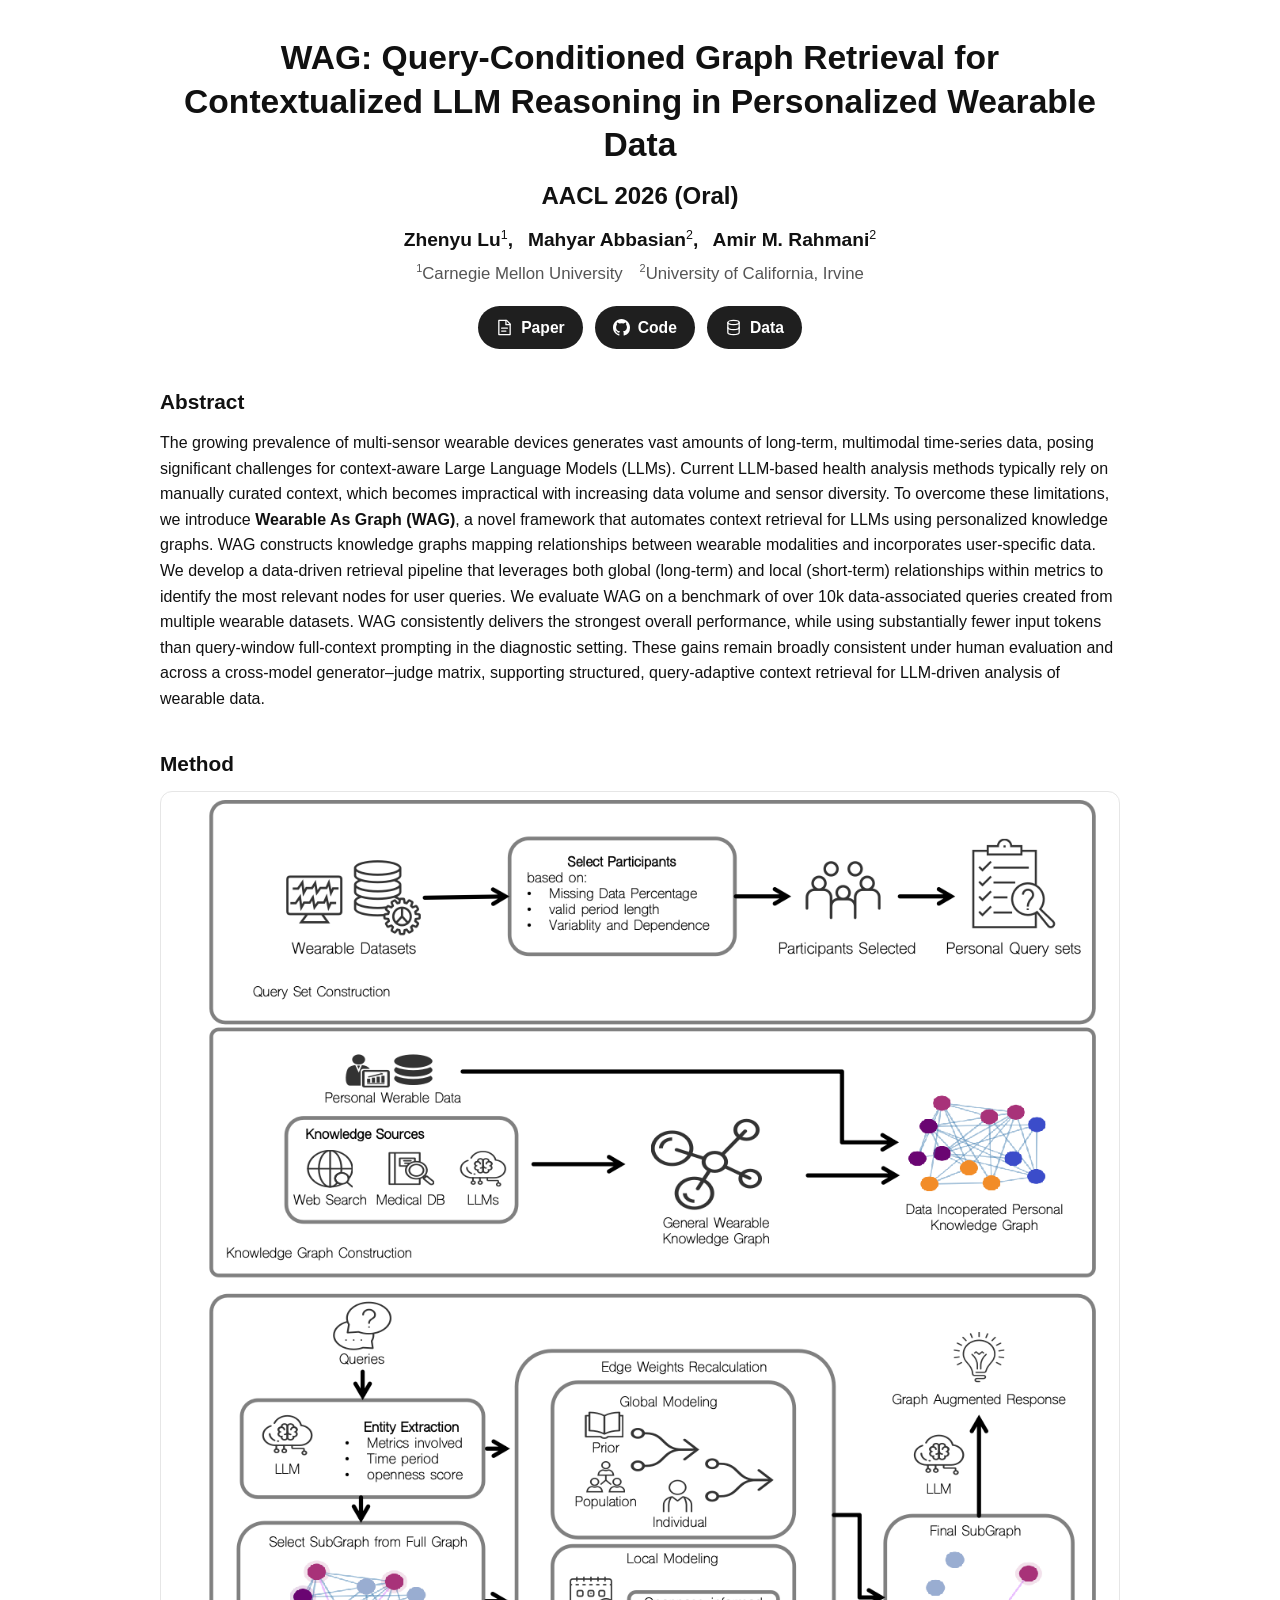
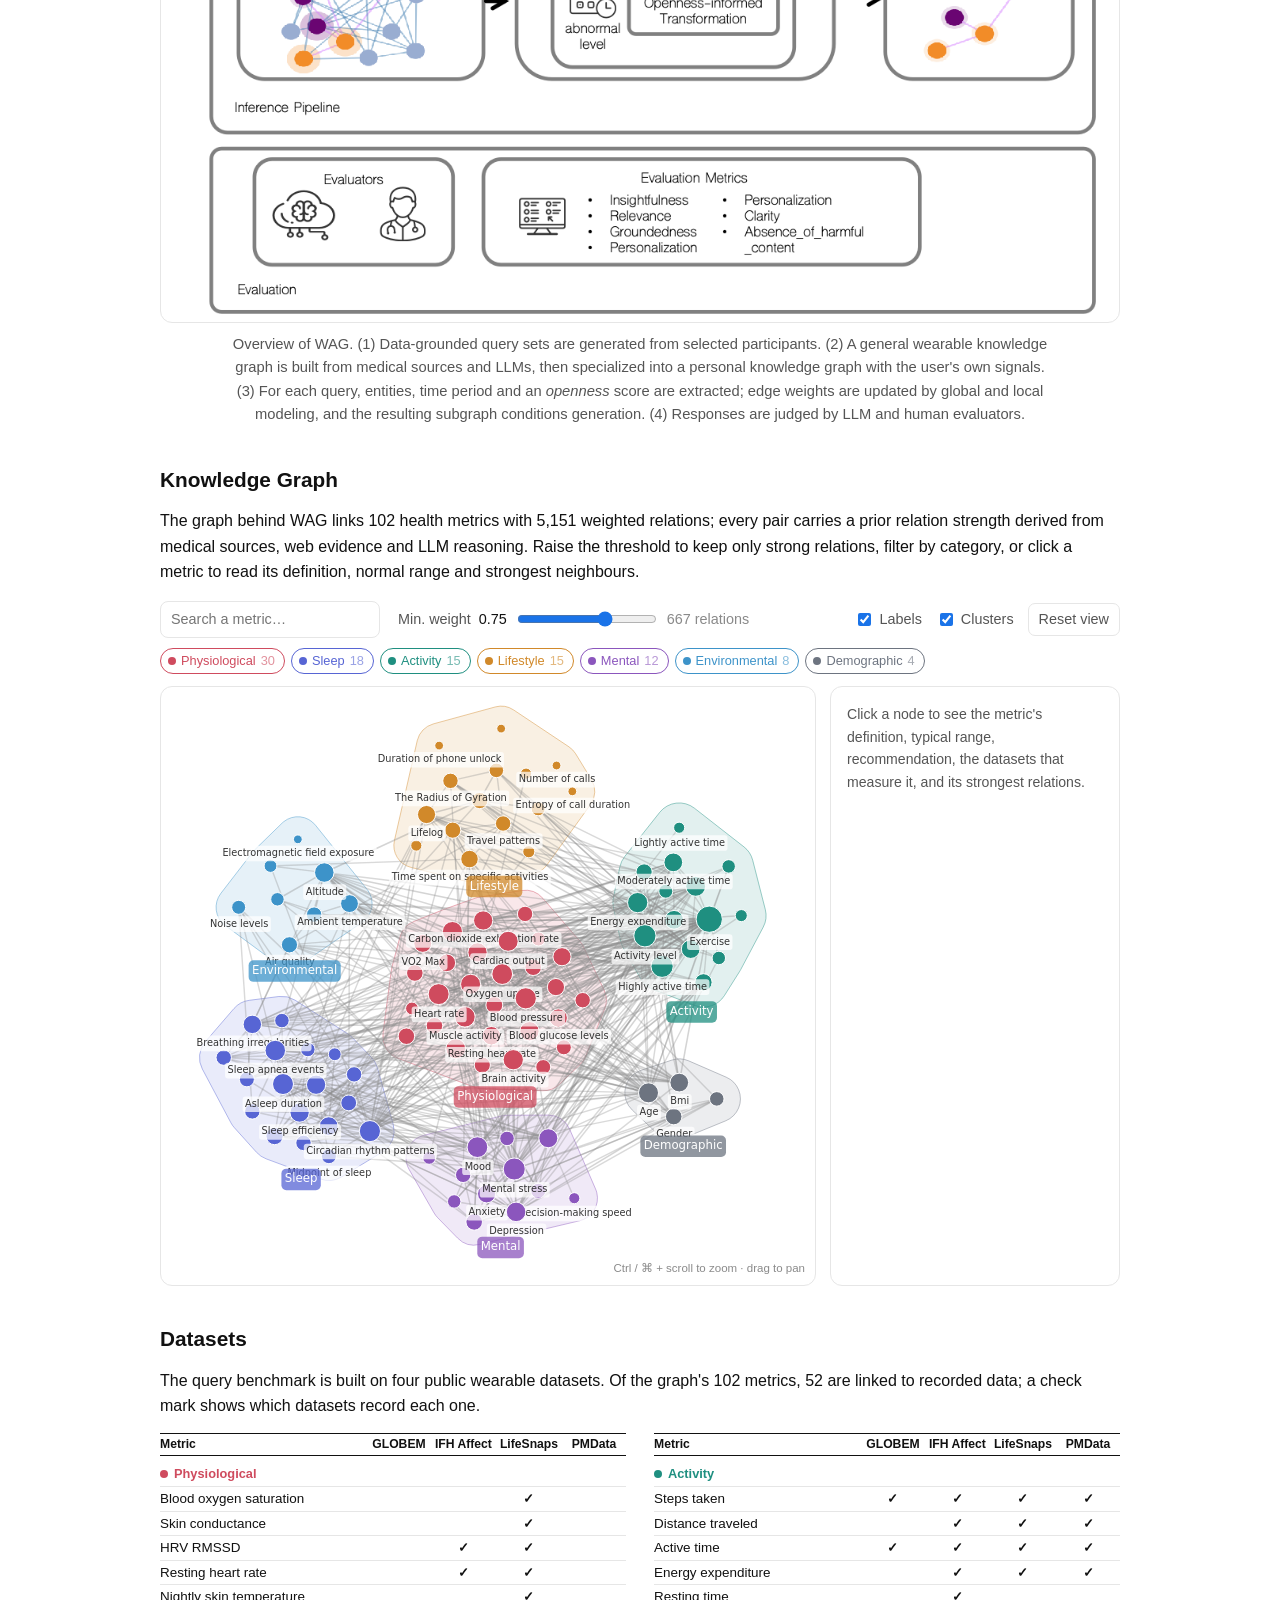
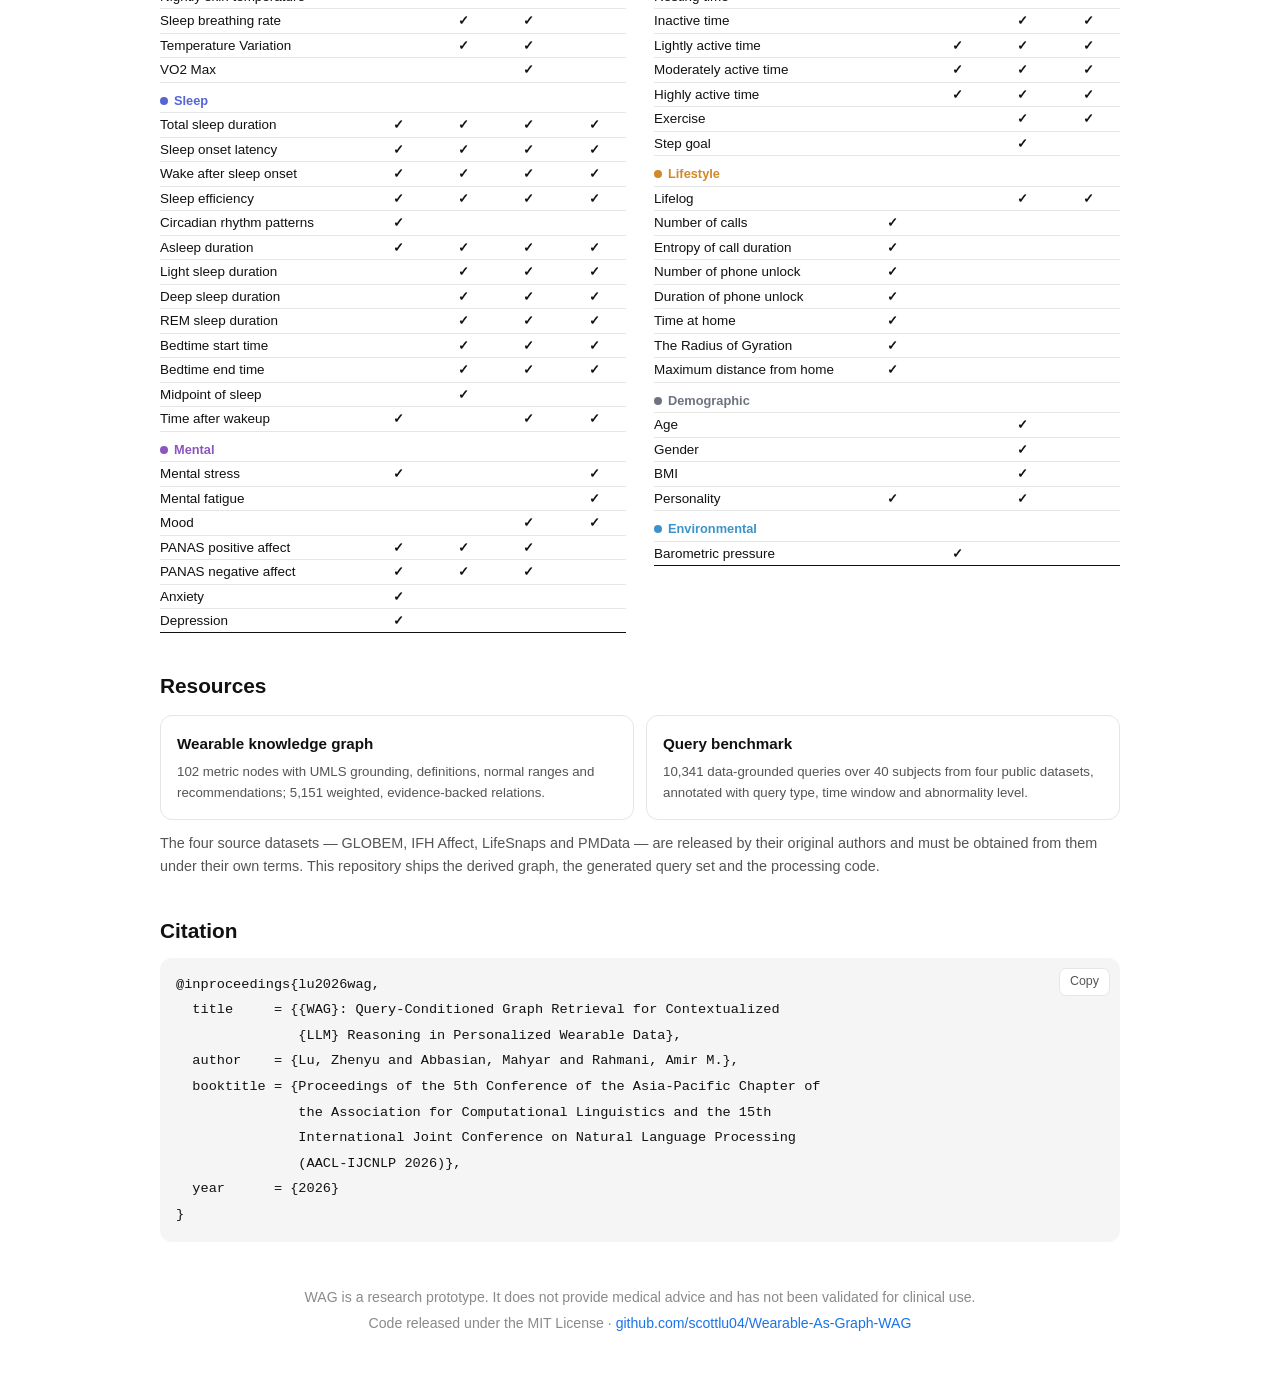
<file: docs/index.html>
<!DOCTYPE html>
<html lang="en">
<head>
<meta charset="utf-8">
<meta name="viewport" content="width=device-width, initial-scale=1">
<title>WAG: Query-Conditioned Graph Retrieval for Contextualized LLM Reasoning in Personalized Wearable Data</title>
<meta name="description" content="WAG (Wearable As Graph) builds a personalized wearable knowledge graph and retrieves a query-conditioned subgraph as context for LLM reasoning over longitudinal health data. AACL 2026 (Oral).">
<meta property="og:title" content="WAG — Wearable As Graph">
<meta property="og:description" content="WAG: Query-Conditioned Graph Retrieval for Contextualized LLM Reasoning in Personalized Wearable Data. AACL 2026 (Oral).">
<meta property="og:type" content="website">
<meta property="og:image" content="assets/framework.png">
<link rel="icon" href="data:image/svg+xml,<svg xmlns='http://www.w3.org/2000/svg' viewBox='0 0 32 32'><circle cx='8' cy='9' r='4' fill='%23d1495b'/><circle cx='24' cy='13' r='3' fill='%232a9d8f'/><circle cx='14' cy='24' r='3.5' fill='%235b6cd8'/><g stroke='%23888' stroke-width='1.5'><line x1='8' y1='9' x2='24' y2='13'/><line x1='8' y1='9' x2='14' y2='24'/><line x1='24' y1='13' x2='14' y2='24'/></g></svg>">
<link rel="stylesheet" href="style.css">
</head>
<body>
<div class="container">

<header class="hero">
  <h1>WAG: Query-Conditioned Graph Retrieval for Contextualized LLM Reasoning in Personalized Wearable Data</h1>
  <p class="venue">AACL 2026 (Oral)</p>
  <p class="authors">
    <a href="https://github.com/scottlu04">Zhenyu Lu</a><sup>1</sup>,&ensp;
    <span>Mahyar Abbasian</span><sup>2</sup>,&ensp;
    <span>Amir M. Rahmani</span><sup>2</sup>
  </p>
  <p class="affil"><sup>1</sup>Carnegie Mellon University&emsp;<sup>2</sup>University of California, Irvine</p>

  <nav class="linkrow" aria-label="Project links">
    <a class="pill" href="https://arxiv.org/abs/2605.18763">
      <svg viewBox="0 0 24 24" aria-hidden="true"><path d="M6 2h9l5 5v15H4V2z"/><path d="M14 2v6h6M8 13h8M8 17h6"/></svg>
      Paper
    </a>
    <a class="pill" href="https://github.com/scottlu04/Wearable-As-Graph-WAG">
      <svg viewBox="0 0 16 16" aria-hidden="true" class="solid"><path d="M8 0C3.58 0 0 3.58 0 8c0 3.54 2.29 6.53 5.47 7.59.4.07.55-.17.55-.38v-1.34c-2.23.48-2.7-1.07-2.7-1.07-.36-.92-.89-1.17-.89-1.17-.73-.5.06-.49.06-.49.8.06 1.23.83 1.23.83.72 1.22 1.87.87 2.33.66.07-.52.28-.87.51-1.07-1.78-.2-3.64-.89-3.64-3.95 0-.87.31-1.59.82-2.15-.08-.2-.36-1.02.08-2.12 0 0 .67-.21 2.2.82a7.6 7.6 0 0 1 4 0c1.53-1.04 2.2-.82 2.2-.82.44 1.1.16 1.92.08 2.12.51.56.82 1.27.82 2.15 0 3.07-1.87 3.75-3.65 3.95.29.25.54.73.54 1.48v2.2c0 .21.15.46.55.38A8 8 0 0 0 16 8c0-4.42-3.58-8-8-8Z"/></svg>
      Code
    </a>
    <a class="pill" href="https://github.com/scottlu04/Wearable-As-Graph-WAG/tree/main/resources">
      <svg viewBox="0 0 24 24" aria-hidden="true"><ellipse cx="12" cy="5" rx="8" ry="3"/><path d="M4 5v14c0 1.7 3.6 3 8 3s8-1.3 8-3V5"/><path d="M4 12c0 1.7 3.6 3 8 3s8-1.3 8-3"/></svg>
      Data
    </a>
  </nav>
</header>

<section>
  <h2>Abstract</h2>
  <p>
    The growing prevalence of multi-sensor wearable devices generates vast amounts of long-term,
    multimodal time-series data, posing significant challenges for context-aware Large Language
    Models (LLMs). Current LLM-based health analysis methods typically rely on manually curated
    context, which becomes impractical with increasing data volume and sensor diversity. To
    overcome these limitations, we introduce <b>Wearable As Graph (WAG)</b>, a novel
    framework that automates context retrieval for LLMs using personalized knowledge graphs. WAG
    constructs knowledge graphs mapping relationships between wearable modalities and incorporates
    user-specific data. We develop a data-driven retrieval pipeline that leverages both global
    (long-term) and local (short-term) relationships within metrics to identify the most relevant
    nodes for user queries. We evaluate WAG on a benchmark of over 10k data-associated queries
    created from multiple wearable datasets. WAG consistently delivers the strongest overall
    performance, while using substantially fewer input tokens than query-window full-context
    prompting in the diagnostic setting. These gains remain broadly consistent under human
    evaluation and across a cross-model generator&ndash;judge matrix, supporting structured,
    query-adaptive context retrieval for LLM-driven analysis of wearable data.
  </p>
</section>

<section>
  <h2>Method</h2>
  <img class="figure" src="assets/framework.png" alt="Overview of the WAG framework: query set construction, knowledge graph construction, query-conditioned retrieval and augmented generation, and evaluation.">
  <p class="caption">
    Overview of WAG. (1) Data-grounded query sets are generated from selected participants.
    (2) A general wearable knowledge graph is built from medical sources and LLMs, then specialized
    into a personal knowledge graph with the user's own signals. (3) For each query, entities, time
    period and an <i>openness</i> score are extracted; edge weights are updated by global and local
    modeling, and the resulting subgraph conditions generation. (4) Responses are judged by LLM and
    human evaluators.
  </p>
</section>

<section>
  <h2>Knowledge Graph</h2>
  <p>
    The graph behind WAG links 102 health metrics with 5,151 weighted relations; every pair carries a
    prior relation strength derived from medical sources, web evidence and LLM reasoning. Raise the
    threshold to keep only strong relations, filter by category, or click a metric to read its
    definition, normal range and strongest neighbours.
  </p>

  <div class="toolbar">
    <input id="search" type="search" placeholder="Search a metric…" autocomplete="off" aria-label="Search a metric">
    <label class="range" for="threshold">
      Min. weight <output id="threshold-val">0.75</output>
      <input id="threshold" type="range" min="0.3" max="1" step="0.01" value="0.75">
      <span class="hint"><span id="edge-count">–</span> relations</span>
    </label>
    <span class="toggles">
      <label class="check"><input type="checkbox" id="labels" checked> Labels</label>
      <label class="check"><input type="checkbox" id="hulls" checked> Clusters</label>
      <button id="reset" class="mini">Reset view</button>
    </span>
  </div>
  <div id="type-filters" class="chips" aria-label="Categories"></div>

  <div class="explorer">
    <div class="canvas-wrap">
      <svg id="graph" role="img" viewBox="0 0 590 620" aria-label="Wearable knowledge graph: 102 health metrics linked by weighted relations">
<!-- generated by docs/build.py; app.js replaces this with the interactive graph -->
<g id="static-graph">
<g class="links" stroke="#7a7f88">
<line x1="250.1" y1="329.3" x2="267.6" y2="385.2" stroke-width="1" stroke-opacity="0.31"/>
<line x1="250.1" y1="329.3" x2="339.3" y2="333.6" stroke-width="1" stroke-opacity="0.27"/>
<line x1="250.1" y1="329.3" x2="321.3" y2="275.2" stroke-width="1" stroke-opacity="0.31"/>
<line x1="250.1" y1="329.3" x2="315.2" y2="308.8" stroke-width="1" stroke-opacity="0.27"/>
<line x1="250.1" y1="329.3" x2="282.8" y2="319.2" stroke-width="1" stroke-opacity="0.31"/>
<line x1="250.1" y1="329.3" x2="277.0" y2="352.6" stroke-width="1" stroke-opacity="0.27"/>
<line x1="250.1" y1="329.3" x2="258.5" y2="297.3" stroke-width="1" stroke-opacity="0.27"/>
<line x1="250.1" y1="329.3" x2="289.9" y2="286.6" stroke-width="1" stroke-opacity="0.27"/>
<line x1="250.1" y1="329.3" x2="137.5" y2="464.5" stroke-width="1" stroke-opacity="0.27"/>
<line x1="250.1" y1="329.3" x2="59.3" y2="360.3" stroke-width="1" stroke-opacity="0.27"/>
<line x1="250.1" y1="329.3" x2="179.7" y2="469.6" stroke-width="1" stroke-opacity="0.27"/>
<line x1="250.1" y1="329.3" x2="513.3" y2="219.0" stroke-width="1" stroke-opacity="0.27"/>
<line x1="250.1" y1="329.3" x2="453.9" y2="235.6" stroke-width="1" stroke-opacity="0.31"/>
<line x1="250.1" y1="329.3" x2="461.3" y2="269.6" stroke-width="1" stroke-opacity="0.27"/>
<line x1="250.1" y1="329.3" x2="327.5" y2="508.4" stroke-width="1" stroke-opacity="0.27"/>
<line x1="250.1" y1="329.3" x2="97.3" y2="278.8" stroke-width="1" stroke-opacity="0.27"/>
<line x1="250.1" y1="329.3" x2="133.0" y2="204.8" stroke-width="1" stroke-opacity="0.31"/>
<line x1="250.1" y1="329.3" x2="281.7" y2="191.0" stroke-width="1" stroke-opacity="0.27"/>
<line x1="267.6" y1="385.2" x2="339.3" y2="333.6" stroke-width="1" stroke-opacity="0.27"/>
<line x1="267.6" y1="385.2" x2="264.2" y2="265.2" stroke-width="1" stroke-opacity="0.27"/>
<line x1="267.6" y1="385.2" x2="315.2" y2="308.8" stroke-width="1" stroke-opacity="0.27"/>
<line x1="267.6" y1="385.2" x2="282.8" y2="319.2" stroke-width="1" stroke-opacity="0.31"/>
<line x1="267.6" y1="385.2" x2="326.5" y2="396.5" stroke-width="1" stroke-opacity="0.27"/>
<line x1="267.6" y1="385.2" x2="137.5" y2="464.5" stroke-width="1" stroke-opacity="0.27"/>
<line x1="267.6" y1="385.2" x2="107.7" y2="450.6" stroke-width="1" stroke-opacity="0.27"/>
<line x1="267.6" y1="385.2" x2="59.3" y2="360.3" stroke-width="1" stroke-opacity="0.31"/>
<line x1="267.6" y1="385.2" x2="30.0" y2="394.3" stroke-width="1" stroke-opacity="0.27"/>
<line x1="267.6" y1="385.2" x2="327.5" y2="508.4" stroke-width="1" stroke-opacity="0.31"/>
<line x1="267.6" y1="385.2" x2="352.1" y2="530.8" stroke-width="1" stroke-opacity="0.27"/>
<line x1="267.6" y1="385.2" x2="289.8" y2="486.0" stroke-width="1" stroke-opacity="0.27"/>
<line x1="339.3" y1="333.6" x2="321.3" y2="275.2" stroke-width="1" stroke-opacity="0.31"/>
<line x1="339.3" y1="333.6" x2="376.4" y2="291.0" stroke-width="1" stroke-opacity="0.27"/>
<line x1="339.3" y1="333.6" x2="372.6" y2="353.7" stroke-width="1" stroke-opacity="0.27"/>
<line x1="339.3" y1="333.6" x2="326.5" y2="396.5" stroke-width="1" stroke-opacity="0.27"/>
<line x1="339.3" y1="333.6" x2="378.3" y2="383.8" stroke-width="1" stroke-opacity="0.27"/>
<line x1="339.3" y1="333.6" x2="82.8" y2="387.1" stroke-width="1" stroke-opacity="0.31"/>
<line x1="339.3" y1="333.6" x2="53.7" y2="416.6" stroke-width="1" stroke-opacity="0.27"/>
<line x1="339.3" y1="333.6" x2="30.0" y2="394.3" stroke-width="1" stroke-opacity="0.27"/>
<line x1="339.3" y1="333.6" x2="179.7" y2="469.6" stroke-width="1" stroke-opacity="0.31"/>
<line x1="339.3" y1="333.6" x2="513.3" y2="219.0" stroke-width="1" stroke-opacity="0.27"/>
<line x1="339.3" y1="333.6" x2="461.3" y2="269.6" stroke-width="1" stroke-opacity="0.27"/>
<line x1="339.3" y1="333.6" x2="327.5" y2="508.4" stroke-width="1" stroke-opacity="0.27"/>
<line x1="339.3" y1="333.6" x2="362.4" y2="476.9" stroke-width="1" stroke-opacity="0.27"/>
<line x1="339.3" y1="333.6" x2="158.8" y2="236.6" stroke-width="1" stroke-opacity="0.27"/>
<line x1="339.3" y1="333.6" x2="264.5" y2="161.4" stroke-width="1" stroke-opacity="0.27"/>
<line x1="245.8" y1="361.7" x2="315.2" y2="308.8" stroke-width="1" stroke-opacity="0.27"/>
<line x1="245.8" y1="361.7" x2="258.5" y2="297.3" stroke-width="1" stroke-opacity="0.27"/>
<line x1="245.8" y1="361.7" x2="326.5" y2="396.5" stroke-width="1" stroke-opacity="0.27"/>
<line x1="245.8" y1="361.7" x2="82.8" y2="387.1" stroke-width="1" stroke-opacity="0.31"/>
<line x1="245.8" y1="361.7" x2="107.7" y2="450.6" stroke-width="1" stroke-opacity="0.27"/>
<line x1="245.8" y1="361.7" x2="59.3" y2="360.3" stroke-width="1" stroke-opacity="0.27"/>
<line x1="245.8" y1="361.7" x2="461.3" y2="269.6" stroke-width="1" stroke-opacity="0.27"/>
<line x1="245.8" y1="361.7" x2="85.0" y2="232.2" stroke-width="1" stroke-opacity="0.27"/>
<line x1="245.8" y1="361.7" x2="133.0" y2="204.8" stroke-width="1" stroke-opacity="0.31"/>
<line x1="357.2" y1="404.0" x2="372.6" y2="353.7" stroke-width="1" stroke-opacity="0.27"/>
<line x1="357.2" y1="404.0" x2="82.8" y2="387.1" stroke-width="1" stroke-opacity="0.27"/>
<line x1="357.2" y1="404.0" x2="327.5" y2="508.4" stroke-width="1" stroke-opacity="0.27"/>
<line x1="321.3" y1="275.2" x2="376.4" y2="291.0" stroke-width="1" stroke-opacity="0.31"/>
<line x1="321.3" y1="275.2" x2="315.2" y2="308.8" stroke-width="1" stroke-opacity="0.31"/>
<line x1="321.3" y1="275.2" x2="295.7" y2="253.9" stroke-width="1" stroke-opacity="0.27"/>
<line x1="321.3" y1="275.2" x2="277.0" y2="352.6" stroke-width="1" stroke-opacity="0.27"/>
<line x1="321.3" y1="275.2" x2="82.8" y2="387.1" stroke-width="1" stroke-opacity="0.27"/>
<line x1="321.3" y1="275.2" x2="179.7" y2="469.6" stroke-width="1" stroke-opacity="0.27"/>
<line x1="321.3" y1="275.2" x2="491.2" y2="253.2" stroke-width="1" stroke-opacity="0.31"/>
<line x1="321.3" y1="275.2" x2="508.2" y2="283.2" stroke-width="1" stroke-opacity="0.31"/>
<line x1="321.3" y1="275.2" x2="513.3" y2="219.0" stroke-width="1" stroke-opacity="0.31"/>
<line x1="321.3" y1="275.2" x2="453.9" y2="235.6" stroke-width="1" stroke-opacity="0.27"/>
<line x1="321.3" y1="275.2" x2="461.3" y2="269.6" stroke-width="1" stroke-opacity="0.31"/>
<line x1="321.3" y1="275.2" x2="327.5" y2="508.4" stroke-width="1" stroke-opacity="0.27"/>
<line x1="321.3" y1="275.2" x2="133.0" y2="204.8" stroke-width="1" stroke-opacity="0.27"/>
<line x1="376.4" y1="291.0" x2="315.2" y2="308.8" stroke-width="1" stroke-opacity="0.27"/>
<line x1="376.4" y1="291.0" x2="277.0" y2="352.6" stroke-width="1" stroke-opacity="0.27"/>
<line x1="376.4" y1="291.0" x2="289.9" y2="286.6" stroke-width="1" stroke-opacity="0.27"/>
<line x1="376.4" y1="291.0" x2="397.6" y2="335.5" stroke-width="1" stroke-opacity="0.31"/>
<line x1="376.4" y1="291.0" x2="343.1" y2="367.3" stroke-width="1" stroke-opacity="0.27"/>
<line x1="376.4" y1="291.0" x2="82.8" y2="387.1" stroke-width="1" stroke-opacity="0.27"/>
<line x1="376.4" y1="291.0" x2="179.7" y2="469.6" stroke-width="1" stroke-opacity="0.27"/>
<line x1="376.4" y1="291.0" x2="513.3" y2="219.0" stroke-width="1" stroke-opacity="0.27"/>
<line x1="376.4" y1="291.0" x2="461.3" y2="269.6" stroke-width="1" stroke-opacity="0.27"/>
<line x1="376.4" y1="291.0" x2="158.8" y2="236.6" stroke-width="1" stroke-opacity="0.27"/>
<line x1="264.2" y1="265.2" x2="315.2" y2="308.8" stroke-width="1" stroke-opacity="0.31"/>
<line x1="264.2" y1="265.2" x2="295.7" y2="253.9" stroke-width="1" stroke-opacity="0.27"/>
<line x1="264.2" y1="265.2" x2="282.8" y2="319.2" stroke-width="1" stroke-opacity="0.27"/>
<line x1="264.2" y1="265.2" x2="137.5" y2="464.5" stroke-width="1" stroke-opacity="0.27"/>
<line x1="264.2" y1="265.2" x2="82.8" y2="387.1" stroke-width="1" stroke-opacity="0.31"/>
<line x1="264.2" y1="265.2" x2="59.3" y2="360.3" stroke-width="1" stroke-opacity="0.27"/>
<line x1="264.2" y1="265.2" x2="491.2" y2="253.2" stroke-width="1" stroke-opacity="0.27"/>
<line x1="264.2" y1="265.2" x2="508.2" y2="283.2" stroke-width="1" stroke-opacity="0.27"/>
<line x1="264.2" y1="265.2" x2="513.3" y2="219.0" stroke-width="1" stroke-opacity="0.27"/>
<line x1="264.2" y1="265.2" x2="461.3" y2="269.6" stroke-width="1" stroke-opacity="0.31"/>
<line x1="264.2" y1="265.2" x2="327.5" y2="508.4" stroke-width="1" stroke-opacity="0.27"/>
<line x1="264.2" y1="265.2" x2="289.8" y2="486.0" stroke-width="1" stroke-opacity="0.27"/>
<line x1="264.2" y1="265.2" x2="97.3" y2="278.8" stroke-width="1" stroke-opacity="0.27"/>
<line x1="264.2" y1="265.2" x2="133.0" y2="204.8" stroke-width="1" stroke-opacity="0.31"/>
<line x1="315.2" y1="308.8" x2="295.7" y2="253.9" stroke-width="1" stroke-opacity="0.31"/>
<line x1="315.2" y1="308.8" x2="370.2" y2="322.1" stroke-width="1" stroke-opacity="0.27"/>
<line x1="315.2" y1="308.8" x2="282.8" y2="319.2" stroke-width="1" stroke-opacity="0.27"/>
<line x1="315.2" y1="308.8" x2="277.0" y2="352.6" stroke-width="1" stroke-opacity="0.31"/>
<line x1="315.2" y1="308.8" x2="258.5" y2="297.3" stroke-width="1" stroke-opacity="0.27"/>
<line x1="315.2" y1="308.8" x2="326.5" y2="396.5" stroke-width="1" stroke-opacity="0.27"/>
<line x1="315.2" y1="308.8" x2="491.2" y2="253.2" stroke-width="1" stroke-opacity="0.27"/>
<line x1="315.2" y1="308.8" x2="508.2" y2="283.2" stroke-width="1" stroke-opacity="0.27"/>
<line x1="315.2" y1="308.8" x2="513.3" y2="219.0" stroke-width="1" stroke-opacity="0.31"/>
<line x1="315.2" y1="308.8" x2="453.9" y2="235.6" stroke-width="1" stroke-opacity="0.31"/>
<line x1="315.2" y1="308.8" x2="461.3" y2="269.6" stroke-width="1" stroke-opacity="0.31"/>
<line x1="315.2" y1="308.8" x2="133.0" y2="204.8" stroke-width="1" stroke-opacity="0.31"/>
<line x1="315.2" y1="308.8" x2="281.7" y2="191.0" stroke-width="1" stroke-opacity="0.27"/>
<line x1="295.7" y1="253.9" x2="370.2" y2="322.1" stroke-width="1" stroke-opacity="0.27"/>
<line x1="295.7" y1="253.9" x2="282.8" y2="319.2" stroke-width="1" stroke-opacity="0.31"/>
<line x1="295.7" y1="253.9" x2="277.0" y2="352.6" stroke-width="1" stroke-opacity="0.27"/>
<line x1="295.7" y1="253.9" x2="338.6" y2="247.2" stroke-width="1" stroke-opacity="0.31"/>
<line x1="295.7" y1="253.9" x2="59.3" y2="360.3" stroke-width="1" stroke-opacity="0.27"/>
<line x1="295.7" y1="253.9" x2="491.2" y2="253.2" stroke-width="1" stroke-opacity="0.27"/>
<line x1="295.7" y1="253.9" x2="513.3" y2="219.0" stroke-width="1" stroke-opacity="0.27"/>
<line x1="295.7" y1="253.9" x2="453.9" y2="235.6" stroke-width="1" stroke-opacity="0.31"/>
<line x1="295.7" y1="253.9" x2="461.3" y2="269.6" stroke-width="1" stroke-opacity="0.31"/>
<line x1="295.7" y1="253.9" x2="327.5" y2="508.4" stroke-width="1" stroke-opacity="0.27"/>
<line x1="295.7" y1="253.9" x2="133.0" y2="204.8" stroke-width="1" stroke-opacity="0.27"/>
<line x1="370.2" y1="322.1" x2="282.8" y2="319.2" stroke-width="1" stroke-opacity="0.31"/>
<line x1="370.2" y1="322.1" x2="277.0" y2="352.6" stroke-width="1" stroke-opacity="0.27"/>
<line x1="370.2" y1="322.1" x2="137.5" y2="464.5" stroke-width="1" stroke-opacity="0.27"/>
<line x1="370.2" y1="322.1" x2="82.8" y2="387.1" stroke-width="1" stroke-opacity="0.31"/>
<line x1="370.2" y1="322.1" x2="53.7" y2="416.6" stroke-width="1" stroke-opacity="0.27"/>
<line x1="370.2" y1="322.1" x2="59.3" y2="360.3" stroke-width="1" stroke-opacity="0.27"/>
<line x1="370.2" y1="322.1" x2="85.0" y2="232.2" stroke-width="1" stroke-opacity="0.27"/>
<line x1="370.2" y1="322.1" x2="97.3" y2="278.8" stroke-width="1" stroke-opacity="0.27"/>
<line x1="370.2" y1="322.1" x2="133.0" y2="204.8" stroke-width="1" stroke-opacity="0.31"/>
<line x1="282.8" y1="319.2" x2="326.5" y2="396.5" stroke-width="1" stroke-opacity="0.27"/>
<line x1="282.8" y1="319.2" x2="137.5" y2="464.5" stroke-width="1" stroke-opacity="0.27"/>
<line x1="282.8" y1="319.2" x2="82.8" y2="387.1" stroke-width="1" stroke-opacity="0.31"/>
<line x1="282.8" y1="319.2" x2="53.7" y2="416.6" stroke-width="1" stroke-opacity="0.27"/>
<line x1="282.8" y1="319.2" x2="59.3" y2="360.3" stroke-width="1" stroke-opacity="0.31"/>
<line x1="282.8" y1="319.2" x2="327.5" y2="508.4" stroke-width="1" stroke-opacity="0.27"/>
<line x1="282.8" y1="319.2" x2="289.8" y2="486.0" stroke-width="1" stroke-opacity="0.27"/>
<line x1="282.8" y1="319.2" x2="97.3" y2="278.8" stroke-width="1" stroke-opacity="0.27"/>
<line x1="282.8" y1="319.2" x2="133.0" y2="204.8" stroke-width="1" stroke-opacity="0.31"/>
<line x1="277.0" y1="352.6" x2="372.6" y2="353.7" stroke-width="1" stroke-opacity="0.27"/>
<line x1="277.0" y1="352.6" x2="258.5" y2="297.3" stroke-width="1" stroke-opacity="0.31"/>
<line x1="277.0" y1="352.6" x2="289.9" y2="286.6" stroke-width="1" stroke-opacity="0.27"/>
<line x1="277.0" y1="352.6" x2="343.1" y2="367.3" stroke-width="1" stroke-opacity="0.27"/>
<line x1="277.0" y1="352.6" x2="59.3" y2="360.3" stroke-width="1" stroke-opacity="0.27"/>
<line x1="277.0" y1="352.6" x2="179.7" y2="469.6" stroke-width="1" stroke-opacity="0.27"/>
<line x1="277.0" y1="352.6" x2="491.2" y2="253.2" stroke-width="1" stroke-opacity="0.31"/>
<line x1="277.0" y1="352.6" x2="508.2" y2="283.2" stroke-width="1" stroke-opacity="0.31"/>
<line x1="277.0" y1="352.6" x2="513.3" y2="219.0" stroke-width="1" stroke-opacity="0.31"/>
<line x1="277.0" y1="352.6" x2="453.9" y2="235.6" stroke-width="1" stroke-opacity="0.31"/>
<line x1="277.0" y1="352.6" x2="461.3" y2="269.6" stroke-width="1" stroke-opacity="0.31"/>
<line x1="277.0" y1="352.6" x2="482.7" y2="223.9" stroke-width="1" stroke-opacity="0.31"/>
<line x1="277.0" y1="352.6" x2="547.1" y2="198.5" stroke-width="1" stroke-opacity="0.27"/>
<line x1="277.0" y1="352.6" x2="281.7" y2="191.0" stroke-width="1" stroke-opacity="0.27"/>
<line x1="372.6" y1="353.7" x2="258.5" y2="297.3" stroke-width="1" stroke-opacity="0.27"/>
<line x1="372.6" y1="353.7" x2="326.5" y2="396.5" stroke-width="1" stroke-opacity="0.31"/>
<line x1="372.6" y1="353.7" x2="82.8" y2="387.1" stroke-width="1" stroke-opacity="0.27"/>
<line x1="372.6" y1="353.7" x2="107.7" y2="450.6" stroke-width="1" stroke-opacity="0.27"/>
<line x1="372.6" y1="353.7" x2="491.2" y2="253.2" stroke-width="1" stroke-opacity="0.27"/>
<line x1="372.6" y1="353.7" x2="513.3" y2="219.0" stroke-width="1" stroke-opacity="0.27"/>
<line x1="372.6" y1="353.7" x2="461.3" y2="269.6" stroke-width="1" stroke-opacity="0.27"/>
<line x1="372.6" y1="353.7" x2="264.5" y2="161.4" stroke-width="1" stroke-opacity="0.27"/>
<line x1="258.5" y1="297.3" x2="491.2" y2="253.2" stroke-width="1" stroke-opacity="0.27"/>
<line x1="258.5" y1="297.3" x2="508.2" y2="283.2" stroke-width="1" stroke-opacity="0.27"/>
<line x1="258.5" y1="297.3" x2="513.3" y2="219.0" stroke-width="1" stroke-opacity="0.27"/>
<line x1="258.5" y1="297.3" x2="453.9" y2="235.6" stroke-width="1" stroke-opacity="0.31"/>
<line x1="258.5" y1="297.3" x2="461.3" y2="269.6" stroke-width="1" stroke-opacity="0.31"/>
<line x1="258.5" y1="297.3" x2="482.7" y2="223.9" stroke-width="1" stroke-opacity="0.27"/>
<line x1="338.6" y1="247.2" x2="289.9" y2="286.6" stroke-width="1" stroke-opacity="0.31"/>
<line x1="338.6" y1="247.2" x2="179.7" y2="469.6" stroke-width="1" stroke-opacity="0.27"/>
<line x1="338.6" y1="247.2" x2="453.9" y2="235.6" stroke-width="1" stroke-opacity="0.31"/>
<line x1="338.6" y1="247.2" x2="158.8" y2="236.6" stroke-width="1" stroke-opacity="0.27"/>
<line x1="338.6" y1="247.2" x2="133.0" y2="204.8" stroke-width="1" stroke-opacity="0.31"/>
<line x1="289.9" y1="286.6" x2="326.5" y2="396.5" stroke-width="1" stroke-opacity="0.27"/>
<line x1="289.9" y1="286.6" x2="343.1" y2="367.3" stroke-width="1" stroke-opacity="0.31"/>
<line x1="289.9" y1="286.6" x2="294.8" y2="401.9" stroke-width="1" stroke-opacity="0.27"/>
<line x1="289.9" y1="286.6" x2="179.7" y2="469.6" stroke-width="1" stroke-opacity="0.31"/>
<line x1="289.9" y1="286.6" x2="453.9" y2="235.6" stroke-width="1" stroke-opacity="0.27"/>
<line x1="289.9" y1="286.6" x2="461.3" y2="269.6" stroke-width="1" stroke-opacity="0.27"/>
<line x1="289.9" y1="286.6" x2="158.8" y2="236.6" stroke-width="1" stroke-opacity="0.27"/>
<line x1="289.9" y1="286.6" x2="122.6" y2="247.9" stroke-width="1" stroke-opacity="0.27"/>
<line x1="326.5" y1="396.5" x2="378.3" y2="383.8" stroke-width="1" stroke-opacity="0.27"/>
<line x1="326.5" y1="396.5" x2="137.5" y2="464.5" stroke-width="1" stroke-opacity="0.31"/>
<line x1="326.5" y1="396.5" x2="82.8" y2="387.1" stroke-width="1" stroke-opacity="0.27"/>
<line x1="326.5" y1="396.5" x2="107.7" y2="450.6" stroke-width="1" stroke-opacity="0.27"/>
<line x1="326.5" y1="396.5" x2="179.7" y2="469.6" stroke-width="1" stroke-opacity="0.27"/>
<line x1="326.5" y1="396.5" x2="453.9" y2="235.6" stroke-width="1" stroke-opacity="0.27"/>
<line x1="326.5" y1="396.5" x2="327.5" y2="508.4" stroke-width="1" stroke-opacity="0.27"/>
<line x1="326.5" y1="396.5" x2="352.1" y2="530.8" stroke-width="1" stroke-opacity="0.31"/>
<line x1="326.5" y1="396.5" x2="320.1" y2="477.1" stroke-width="1" stroke-opacity="0.27"/>
<line x1="326.5" y1="396.5" x2="362.4" y2="476.9" stroke-width="1" stroke-opacity="0.29"/>
<line x1="326.5" y1="396.5" x2="389.0" y2="538.3" stroke-width="1" stroke-opacity="0.25"/>
<line x1="397.6" y1="335.5" x2="343.1" y2="367.3" stroke-width="1" stroke-opacity="0.27"/>
<line x1="397.6" y1="335.5" x2="107.7" y2="450.6" stroke-width="1" stroke-opacity="0.27"/>
<line x1="397.6" y1="335.5" x2="179.7" y2="469.6" stroke-width="1" stroke-opacity="0.27"/>
<line x1="397.6" y1="335.5" x2="158.8" y2="236.6" stroke-width="1" stroke-opacity="0.31"/>
<line x1="343.1" y1="367.3" x2="378.3" y2="383.8" stroke-width="1" stroke-opacity="0.31"/>
<line x1="343.1" y1="367.3" x2="352.3" y2="272.8" stroke-width="1" stroke-opacity="0.27"/>
<line x1="343.1" y1="367.3" x2="294.8" y2="401.9" stroke-width="1" stroke-opacity="0.31"/>
<line x1="343.1" y1="367.3" x2="222.8" y2="344.0" stroke-width="1" stroke-opacity="0.27"/>
<line x1="343.1" y1="367.3" x2="491.2" y2="253.2" stroke-width="1" stroke-opacity="0.27"/>
<line x1="343.1" y1="367.3" x2="508.2" y2="283.2" stroke-width="1" stroke-opacity="0.27"/>
<line x1="343.1" y1="367.3" x2="513.3" y2="219.0" stroke-width="1" stroke-opacity="0.27"/>
<line x1="343.1" y1="367.3" x2="453.9" y2="235.6" stroke-width="1" stroke-opacity="0.31"/>
<line x1="343.1" y1="367.3" x2="461.3" y2="269.6" stroke-width="1" stroke-opacity="0.27"/>
<line x1="343.1" y1="367.3" x2="158.8" y2="236.6" stroke-width="1" stroke-opacity="0.31"/>
<line x1="343.1" y1="367.3" x2="122.6" y2="247.9" stroke-width="1" stroke-opacity="0.27"/>
<line x1="343.1" y1="367.3" x2="281.7" y2="191.0" stroke-width="1" stroke-opacity="0.27"/>
<line x1="378.3" y1="383.8" x2="294.8" y2="401.9" stroke-width="1" stroke-opacity="0.27"/>
<line x1="378.3" y1="383.8" x2="179.7" y2="469.6" stroke-width="1" stroke-opacity="0.27"/>
<line x1="352.3" y1="272.8" x2="294.8" y2="401.9" stroke-width="1" stroke-opacity="0.27"/>
<line x1="352.3" y1="272.8" x2="461.3" y2="269.6" stroke-width="1" stroke-opacity="0.27"/>
<line x1="352.3" y1="272.8" x2="281.7" y2="191.0" stroke-width="1" stroke-opacity="0.27"/>
<line x1="294.8" y1="401.9" x2="327.5" y2="508.4" stroke-width="1" stroke-opacity="0.31"/>
<line x1="222.8" y1="344.0" x2="158.8" y2="236.6" stroke-width="1" stroke-opacity="0.27"/>
<line x1="137.5" y1="464.5" x2="124.6" y2="422.1" stroke-width="1" stroke-opacity="0.27"/>
<line x1="137.5" y1="464.5" x2="179.7" y2="469.6" stroke-width="1" stroke-opacity="0.31"/>
<line x1="137.5" y1="464.5" x2="327.5" y2="508.4" stroke-width="1" stroke-opacity="0.27"/>
<line x1="137.5" y1="464.5" x2="362.4" y2="476.9" stroke-width="1" stroke-opacity="0.27"/>
<line x1="82.8" y1="387.1" x2="124.6" y2="422.1" stroke-width="1" stroke-opacity="0.27"/>
<line x1="82.8" y1="387.1" x2="116.1" y2="386.0" stroke-width="1" stroke-opacity="0.31"/>
<line x1="82.8" y1="387.1" x2="107.7" y2="450.6" stroke-width="1" stroke-opacity="0.27"/>
<line x1="82.8" y1="387.1" x2="53.7" y2="416.6" stroke-width="1" stroke-opacity="0.31"/>
<line x1="82.8" y1="387.1" x2="59.3" y2="360.3" stroke-width="1" stroke-opacity="0.31"/>
<line x1="82.8" y1="387.1" x2="30.0" y2="394.3" stroke-width="1" stroke-opacity="0.27"/>
<line x1="339.3" y1="333.6" x2="357.2" y2="404.0" stroke-width="1" stroke-opacity="0.27"/>
<line x1="82.8" y1="387.1" x2="275.2" y2="514.4" stroke-width="1" stroke-opacity="0.27"/>
<line x1="82.8" y1="387.1" x2="362.4" y2="476.9" stroke-width="1" stroke-opacity="0.27"/>
<line x1="82.8" y1="387.1" x2="289.8" y2="486.0" stroke-width="1" stroke-opacity="0.27"/>
<line x1="82.8" y1="387.1" x2="133.0" y2="204.8" stroke-width="1" stroke-opacity="0.27"/>
<line x1="124.6" y1="422.1" x2="59.3" y2="449.4" stroke-width="1" stroke-opacity="0.27"/>
<line x1="124.6" y1="422.1" x2="107.7" y2="450.6" stroke-width="1" stroke-opacity="0.27"/>
<line x1="124.6" y1="422.1" x2="327.5" y2="508.4" stroke-width="1" stroke-opacity="0.27"/>
<line x1="124.6" y1="422.1" x2="275.2" y2="514.4" stroke-width="1" stroke-opacity="0.31"/>
<line x1="124.6" y1="422.1" x2="320.1" y2="477.1" stroke-width="1" stroke-opacity="0.27"/>
<line x1="124.6" y1="422.1" x2="362.4" y2="476.9" stroke-width="1" stroke-opacity="0.31"/>
<line x1="124.6" y1="422.1" x2="289.8" y2="486.0" stroke-width="1" stroke-opacity="0.27"/>
<line x1="59.3" y1="449.4" x2="107.7" y2="450.6" stroke-width="1" stroke-opacity="0.27"/>
<line x1="59.3" y1="449.4" x2="327.5" y2="508.4" stroke-width="1" stroke-opacity="0.27"/>
<line x1="59.3" y1="449.4" x2="158.8" y2="236.6" stroke-width="1" stroke-opacity="0.27"/>
<line x1="59.3" y1="449.4" x2="45.3" y2="240.4" stroke-width="1" stroke-opacity="0.27"/>
<line x1="116.1" y1="386.0" x2="107.7" y2="450.6" stroke-width="1" stroke-opacity="0.31"/>
<line x1="116.1" y1="386.0" x2="53.7" y2="416.6" stroke-width="1" stroke-opacity="0.27"/>
<line x1="107.7" y1="450.6" x2="53.7" y2="416.6" stroke-width="1" stroke-opacity="0.27"/>
<line x1="107.7" y1="450.6" x2="179.7" y2="469.6" stroke-width="1" stroke-opacity="0.27"/>
<line x1="107.7" y1="450.6" x2="327.5" y2="508.4" stroke-width="1" stroke-opacity="0.27"/>
<line x1="107.7" y1="450.6" x2="362.4" y2="476.9" stroke-width="1" stroke-opacity="0.27"/>
<line x1="107.7" y1="450.6" x2="289.8" y2="486.0" stroke-width="1" stroke-opacity="0.27"/>
<line x1="107.7" y1="450.6" x2="158.8" y2="236.6" stroke-width="1" stroke-opacity="0.27"/>
<line x1="53.7" y1="416.6" x2="59.3" y2="360.3" stroke-width="1" stroke-opacity="0.27"/>
<line x1="59.3" y1="360.3" x2="30.0" y2="394.3" stroke-width="1" stroke-opacity="0.31"/>
<line x1="59.3" y1="360.3" x2="97.3" y2="278.8" stroke-width="1" stroke-opacity="0.31"/>
<line x1="59.3" y1="360.3" x2="133.0" y2="204.8" stroke-width="1" stroke-opacity="0.27"/>
<line x1="30.0" y1="394.3" x2="362.4" y2="476.9" stroke-width="1" stroke-opacity="0.27"/>
<line x1="30.0" y1="394.3" x2="289.8" y2="486.0" stroke-width="1" stroke-opacity="0.27"/>
<line x1="179.7" y1="469.6" x2="453.9" y2="235.6" stroke-width="1" stroke-opacity="0.27"/>
<line x1="179.7" y1="469.6" x2="289.8" y2="486.0" stroke-width="1" stroke-opacity="0.27"/>
<line x1="179.7" y1="469.6" x2="77.9" y2="198.1" stroke-width="1" stroke-opacity="0.27"/>
<line x1="179.7" y1="469.6" x2="316.1" y2="154.6" stroke-width="1" stroke-opacity="0.27"/>
<line x1="179.7" y1="469.6" x2="264.5" y2="161.4" stroke-width="1" stroke-opacity="0.27"/>
<line x1="491.2" y1="253.2" x2="508.2" y2="283.2" stroke-width="1" stroke-opacity="0.31"/>
<line x1="491.2" y1="253.2" x2="461.3" y2="269.6" stroke-width="1" stroke-opacity="0.27"/>
<line x1="491.2" y1="253.2" x2="289.8" y2="486.0" stroke-width="1" stroke-opacity="0.27"/>
<line x1="508.2" y1="283.2" x2="513.3" y2="219.0" stroke-width="1" stroke-opacity="0.27"/>
<line x1="508.2" y1="283.2" x2="453.9" y2="235.6" stroke-width="1" stroke-opacity="0.31"/>
<line x1="508.2" y1="283.2" x2="461.3" y2="269.6" stroke-width="1" stroke-opacity="0.27"/>
<line x1="508.2" y1="283.2" x2="292.2" y2="131.1" stroke-width="1" stroke-opacity="0.31"/>
<line x1="508.2" y1="283.2" x2="316.1" y2="154.6" stroke-width="1" stroke-opacity="0.27"/>
<line x1="513.3" y1="219.0" x2="453.9" y2="235.6" stroke-width="1" stroke-opacity="0.31"/>
<line x1="513.3" y1="219.0" x2="461.3" y2="269.6" stroke-width="1" stroke-opacity="0.27"/>
<line x1="513.3" y1="219.0" x2="327.5" y2="508.4" stroke-width="1" stroke-opacity="0.27"/>
<line x1="513.3" y1="219.0" x2="289.8" y2="486.0" stroke-width="1" stroke-opacity="0.27"/>
<line x1="513.3" y1="219.0" x2="292.2" y2="131.1" stroke-width="1" stroke-opacity="0.27"/>
<line x1="453.9" y1="235.6" x2="461.3" y2="269.6" stroke-width="1" stroke-opacity="0.31"/>
<line x1="453.9" y1="235.6" x2="281.7" y2="191.0" stroke-width="1" stroke-opacity="0.27"/>
<line x1="461.3" y1="269.6" x2="537.0" y2="292.3" stroke-width="1" stroke-opacity="0.27"/>
<line x1="461.3" y1="269.6" x2="327.5" y2="508.4" stroke-width="1" stroke-opacity="0.31"/>
<line x1="461.3" y1="269.6" x2="362.4" y2="476.9" stroke-width="1" stroke-opacity="0.27"/>
<line x1="461.3" y1="269.6" x2="289.8" y2="486.0" stroke-width="1" stroke-opacity="0.31"/>
<line x1="461.3" y1="269.6" x2="292.2" y2="131.1" stroke-width="1" stroke-opacity="0.27"/>
<line x1="482.7" y1="223.9" x2="547.1" y2="198.5" stroke-width="1" stroke-opacity="0.27"/>
<line x1="537.0" y1="292.3" x2="264.5" y2="161.4" stroke-width="1" stroke-opacity="0.27"/>
<line x1="327.5" y1="508.4" x2="275.2" y2="514.4" stroke-width="1" stroke-opacity="0.31"/>
<line x1="327.5" y1="508.4" x2="352.1" y2="530.8" stroke-width="1" stroke-opacity="0.27"/>
<line x1="327.5" y1="508.4" x2="362.4" y2="476.9" stroke-width="1" stroke-opacity="0.27"/>
<line x1="327.5" y1="508.4" x2="289.8" y2="486.0" stroke-width="1" stroke-opacity="0.31"/>
<line x1="327.5" y1="508.4" x2="45.3" y2="240.4" stroke-width="1" stroke-opacity="0.27"/>
<line x1="275.2" y1="514.4" x2="352.1" y2="530.8" stroke-width="1" stroke-opacity="0.27"/>
<line x1="275.2" y1="514.4" x2="320.1" y2="477.1" stroke-width="1" stroke-opacity="0.27"/>
<line x1="275.2" y1="514.4" x2="281.7" y2="191.0" stroke-width="1" stroke-opacity="0.27"/>
<line x1="352.1" y1="530.8" x2="320.1" y2="477.1" stroke-width="1" stroke-opacity="0.31"/>
<line x1="352.1" y1="530.8" x2="362.4" y2="476.9" stroke-width="1" stroke-opacity="0.27"/>
<line x1="240.4" y1="497.0" x2="289.8" y2="486.0" stroke-width="1" stroke-opacity="0.27"/>
<line x1="240.4" y1="497.0" x2="339.6" y2="103.5" stroke-width="1" stroke-opacity="0.27"/>
<line x1="320.1" y1="477.1" x2="362.4" y2="476.9" stroke-width="1" stroke-opacity="0.27"/>
<line x1="289.8" y1="486.0" x2="97.3" y2="278.8" stroke-width="1" stroke-opacity="0.27"/>
<line x1="158.8" y1="236.6" x2="122.6" y2="247.9" stroke-width="1" stroke-opacity="0.27"/>
<line x1="158.8" y1="236.6" x2="133.0" y2="204.8" stroke-width="1" stroke-opacity="0.31"/>
<line x1="122.6" y1="247.9" x2="85.0" y2="232.2" stroke-width="1" stroke-opacity="0.27"/>
<line x1="122.6" y1="247.9" x2="97.3" y2="278.8" stroke-width="1" stroke-opacity="0.27"/>
<line x1="122.6" y1="247.9" x2="133.0" y2="204.8" stroke-width="1" stroke-opacity="0.31"/>
<line x1="85.0" y1="232.2" x2="133.0" y2="204.8" stroke-width="1" stroke-opacity="0.31"/>
<line x1="77.9" y1="198.1" x2="133.0" y2="204.8" stroke-width="1" stroke-opacity="0.27"/>
<line x1="77.9" y1="198.1" x2="281.7" y2="191.0" stroke-width="1" stroke-opacity="0.27"/>
<line x1="97.3" y1="278.8" x2="316.1" y2="154.6" stroke-width="1" stroke-opacity="0.27"/>
<line x1="133.0" y1="204.8" x2="292.2" y2="131.1" stroke-width="1" stroke-opacity="0.31"/>
<line x1="292.2" y1="131.1" x2="316.1" y2="154.6" stroke-width="1" stroke-opacity="0.27"/>
<line x1="292.2" y1="131.1" x2="264.5" y2="161.4" stroke-width="1" stroke-opacity="0.27"/>
<line x1="316.1" y1="154.6" x2="281.7" y2="191.0" stroke-width="1" stroke-opacity="0.27"/>
<line x1="316.1" y1="154.6" x2="264.5" y2="161.4" stroke-width="1" stroke-opacity="0.27"/>
<line x1="281.7" y1="191.0" x2="264.5" y2="161.4" stroke-width="1" stroke-opacity="0.27"/>
<line x1="339.3" y1="333.6" x2="90.7" y2="421.4" stroke-width="1" stroke-opacity="0.27"/>
<line x1="282.8" y1="319.2" x2="90.7" y2="421.4" stroke-width="1" stroke-opacity="0.27"/>
<line x1="372.6" y1="353.7" x2="90.7" y2="421.4" stroke-width="1" stroke-opacity="0.27"/>
<line x1="289.9" y1="286.6" x2="90.7" y2="421.4" stroke-width="1" stroke-opacity="0.27"/>
<line x1="137.5" y1="464.5" x2="90.7" y2="421.4" stroke-width="1" stroke-opacity="0.31"/>
<line x1="82.8" y1="387.1" x2="90.7" y2="421.4" stroke-width="1" stroke-opacity="0.27"/>
<line x1="124.6" y1="422.1" x2="90.7" y2="421.4" stroke-width="1" stroke-opacity="0.35"/>
<line x1="116.1" y1="386.0" x2="90.7" y2="421.4" stroke-width="1" stroke-opacity="0.27"/>
<line x1="107.7" y1="450.6" x2="90.7" y2="421.4" stroke-width="1" stroke-opacity="0.31"/>
<line x1="59.3" y1="360.3" x2="90.7" y2="421.4" stroke-width="1" stroke-opacity="0.27"/>
<line x1="327.5" y1="508.4" x2="90.7" y2="421.4" stroke-width="1" stroke-opacity="0.27"/>
<line x1="362.4" y1="476.9" x2="90.7" y2="421.4" stroke-width="1" stroke-opacity="0.27"/>
<line x1="289.8" y1="486.0" x2="90.7" y2="421.4" stroke-width="1" stroke-opacity="0.27"/>
<line x1="45.3" y1="240.4" x2="90.7" y2="421.4" stroke-width="1" stroke-opacity="0.27"/>
<line x1="137.5" y1="464.5" x2="143.7" y2="390.9" stroke-width="1" stroke-opacity="0.31"/>
<line x1="124.6" y1="422.1" x2="143.7" y2="390.9" stroke-width="1" stroke-opacity="0.27"/>
<line x1="90.7" y1="421.4" x2="143.7" y2="390.9" stroke-width="1" stroke-opacity="0.27"/>
<line x1="264.2" y1="265.2" x2="82.1" y2="474.7" stroke-width="1" stroke-opacity="0.27"/>
<line x1="282.8" y1="319.2" x2="82.1" y2="474.7" stroke-width="1" stroke-opacity="0.27"/>
<line x1="326.5" y1="396.5" x2="82.1" y2="474.7" stroke-width="1" stroke-opacity="0.27"/>
<line x1="137.5" y1="464.5" x2="82.1" y2="474.7" stroke-width="1" stroke-opacity="0.31"/>
<line x1="124.6" y1="422.1" x2="82.1" y2="474.7" stroke-width="1" stroke-opacity="0.27"/>
<line x1="327.5" y1="508.4" x2="82.1" y2="474.7" stroke-width="1" stroke-opacity="0.27"/>
<line x1="362.4" y1="476.9" x2="82.1" y2="474.7" stroke-width="1" stroke-opacity="0.27"/>
<line x1="289.8" y1="486.0" x2="82.1" y2="474.7" stroke-width="1" stroke-opacity="0.27"/>
<line x1="527.2" y1="252.6" x2="82.1" y2="474.7" stroke-width="1" stroke-opacity="0.27"/>
<line x1="90.7" y1="421.4" x2="82.1" y2="474.7" stroke-width="1" stroke-opacity="0.27"/>
<line x1="326.5" y1="396.5" x2="163.5" y2="411.5" stroke-width="1" stroke-opacity="0.27"/>
<line x1="137.5" y1="464.5" x2="163.5" y2="411.5" stroke-width="1" stroke-opacity="0.31"/>
<line x1="124.6" y1="422.1" x2="163.5" y2="411.5" stroke-width="1" stroke-opacity="0.27"/>
<line x1="179.7" y1="469.6" x2="163.5" y2="411.5" stroke-width="1" stroke-opacity="0.27"/>
<line x1="362.4" y1="476.9" x2="163.5" y2="411.5" stroke-width="1" stroke-opacity="0.27"/>
<line x1="45.3" y1="240.4" x2="163.5" y2="411.5" stroke-width="1" stroke-opacity="0.27"/>
<line x1="90.7" y1="421.4" x2="163.5" y2="411.5" stroke-width="1" stroke-opacity="0.27"/>
<line x1="264.2" y1="265.2" x2="111.7" y2="481.7" stroke-width="1" stroke-opacity="0.27"/>
<line x1="282.8" y1="319.2" x2="111.7" y2="481.7" stroke-width="1" stroke-opacity="0.27"/>
<line x1="179.7" y1="469.6" x2="111.7" y2="481.7" stroke-width="1" stroke-opacity="0.27"/>
<line x1="289.8" y1="486.0" x2="111.7" y2="481.7" stroke-width="1" stroke-opacity="0.27"/>
<line x1="342.4" y1="183.5" x2="111.7" y2="481.7" stroke-width="1" stroke-opacity="0.27"/>
<line x1="90.7" y1="421.4" x2="111.7" y2="481.7" stroke-width="1" stroke-opacity="0.27"/>
<line x1="289.9" y1="286.6" x2="158.0" y2="440.7" stroke-width="1" stroke-opacity="0.27"/>
<line x1="124.6" y1="422.1" x2="158.0" y2="440.7" stroke-width="1" stroke-opacity="0.27"/>
<line x1="179.7" y1="469.6" x2="158.0" y2="440.7" stroke-width="1" stroke-opacity="0.27"/>
<line x1="289.8" y1="486.0" x2="158.0" y2="440.7" stroke-width="1" stroke-opacity="0.27"/>
<line x1="158.8" y1="236.6" x2="158.0" y2="440.7" stroke-width="1" stroke-opacity="0.27"/>
<line x1="45.3" y1="240.4" x2="158.0" y2="440.7" stroke-width="1" stroke-opacity="0.27"/>
<line x1="90.7" y1="421.4" x2="158.0" y2="440.7" stroke-width="1" stroke-opacity="0.27"/>
<line x1="111.7" y1="481.7" x2="158.0" y2="440.7" stroke-width="1" stroke-opacity="0.31"/>
<line x1="124.6" y1="422.1" x2="137.7" y2="495.3" stroke-width="1" stroke-opacity="0.27"/>
<line x1="179.7" y1="469.6" x2="137.7" y2="495.3" stroke-width="1" stroke-opacity="0.31"/>
<line x1="327.5" y1="508.4" x2="137.7" y2="495.3" stroke-width="1" stroke-opacity="0.27"/>
<line x1="362.4" y1="476.9" x2="137.7" y2="495.3" stroke-width="1" stroke-opacity="0.27"/>
<line x1="90.7" y1="421.4" x2="137.7" y2="495.3" stroke-width="1" stroke-opacity="0.27"/>
<line x1="111.7" y1="481.7" x2="137.7" y2="495.3" stroke-width="1" stroke-opacity="0.27"/>
<line x1="158.0" y1="440.7" x2="137.7" y2="495.3" stroke-width="1" stroke-opacity="0.27"/>
<line x1="264.2" y1="265.2" x2="89.6" y2="356.4" stroke-width="1" stroke-opacity="0.27"/>
<line x1="372.6" y1="353.7" x2="89.6" y2="356.4" stroke-width="1" stroke-opacity="0.27"/>
<line x1="289.9" y1="286.6" x2="89.6" y2="356.4" stroke-width="1" stroke-opacity="0.27"/>
<line x1="116.1" y1="386.0" x2="89.6" y2="356.4" stroke-width="1" stroke-opacity="0.27"/>
<line x1="264.5" y1="161.4" x2="89.6" y2="356.4" stroke-width="1" stroke-opacity="0.27"/>
<line x1="90.7" y1="421.4" x2="89.6" y2="356.4" stroke-width="1" stroke-opacity="0.27"/>
<line x1="250.1" y1="329.3" x2="217.1" y2="372.4" stroke-width="1" stroke-opacity="0.27"/>
<line x1="267.6" y1="385.2" x2="217.1" y2="372.4" stroke-width="1" stroke-opacity="0.31"/>
<line x1="282.8" y1="319.2" x2="217.1" y2="372.4" stroke-width="1" stroke-opacity="0.27"/>
<line x1="327.5" y1="508.4" x2="217.1" y2="372.4" stroke-width="1" stroke-opacity="0.27"/>
<line x1="527.2" y1="252.6" x2="217.1" y2="372.4" stroke-width="1" stroke-opacity="0.27"/>
<line x1="82.1" y1="474.7" x2="217.1" y2="372.4" stroke-width="1" stroke-opacity="0.27"/>
<line x1="250.1" y1="329.3" x2="304.1" y2="371.9" stroke-width="1" stroke-opacity="0.31"/>
<line x1="339.3" y1="333.6" x2="304.1" y2="371.9" stroke-width="1" stroke-opacity="0.27"/>
<line x1="321.3" y1="275.2" x2="304.1" y2="371.9" stroke-width="1" stroke-opacity="0.27"/>
<line x1="264.2" y1="265.2" x2="304.1" y2="371.9" stroke-width="1" stroke-opacity="0.27"/>
<line x1="282.8" y1="319.2" x2="304.1" y2="371.9" stroke-width="1" stroke-opacity="0.27"/>
<line x1="289.9" y1="286.6" x2="304.1" y2="371.9" stroke-width="1" stroke-opacity="0.27"/>
<line x1="82.8" y1="387.1" x2="304.1" y2="371.9" stroke-width="1" stroke-opacity="0.27"/>
<line x1="179.7" y1="469.6" x2="304.1" y2="371.9" stroke-width="1" stroke-opacity="0.27"/>
<line x1="453.9" y1="235.6" x2="304.1" y2="371.9" stroke-width="1" stroke-opacity="0.27"/>
<line x1="133.0" y1="204.8" x2="304.1" y2="371.9" stroke-width="1" stroke-opacity="0.27"/>
<line x1="521.3" y1="317.2" x2="304.1" y2="371.9" stroke-width="1" stroke-opacity="0.27"/>
<line x1="478.9" y1="300.8" x2="304.1" y2="371.9" stroke-width="1" stroke-opacity="0.27"/>
<line x1="527.2" y1="252.6" x2="304.1" y2="371.9" stroke-width="1" stroke-opacity="0.31"/>
<line x1="217.1" y1="372.4" x2="304.1" y2="371.9" stroke-width="1" stroke-opacity="0.27"/>
<line x1="267.6" y1="385.2" x2="346.9" y2="301.8" stroke-width="1" stroke-opacity="0.27"/>
<line x1="376.4" y1="291.0" x2="346.9" y2="301.8" stroke-width="1" stroke-opacity="0.27"/>
<line x1="289.9" y1="286.6" x2="346.9" y2="301.8" stroke-width="1" stroke-opacity="0.27"/>
<line x1="397.6" y1="335.5" x2="346.9" y2="301.8" stroke-width="1" stroke-opacity="0.31"/>
<line x1="137.5" y1="464.5" x2="346.9" y2="301.8" stroke-width="1" stroke-opacity="0.27"/>
<line x1="59.3" y1="449.4" x2="346.9" y2="301.8" stroke-width="1" stroke-opacity="0.27"/>
<line x1="107.7" y1="450.6" x2="346.9" y2="301.8" stroke-width="1" stroke-opacity="0.27"/>
<line x1="179.7" y1="469.6" x2="346.9" y2="301.8" stroke-width="1" stroke-opacity="0.31"/>
<line x1="158.8" y1="236.6" x2="346.9" y2="301.8" stroke-width="1" stroke-opacity="0.27"/>
<line x1="90.7" y1="421.4" x2="346.9" y2="301.8" stroke-width="1" stroke-opacity="0.27"/>
<line x1="339.3" y1="333.6" x2="225.7" y2="307.7" stroke-width="1" stroke-opacity="0.27"/>
<line x1="245.8" y1="361.7" x2="225.7" y2="307.7" stroke-width="1" stroke-opacity="0.27"/>
<line x1="264.2" y1="265.2" x2="225.7" y2="307.7" stroke-width="1" stroke-opacity="0.31"/>
<line x1="282.8" y1="319.2" x2="225.7" y2="307.7" stroke-width="1" stroke-opacity="0.27"/>
<line x1="137.5" y1="464.5" x2="225.7" y2="307.7" stroke-width="1" stroke-opacity="0.27"/>
<line x1="82.8" y1="387.1" x2="225.7" y2="307.7" stroke-width="1" stroke-opacity="0.31"/>
<line x1="59.3" y1="360.3" x2="225.7" y2="307.7" stroke-width="1" stroke-opacity="0.31"/>
<line x1="30.0" y1="394.3" x2="225.7" y2="307.7" stroke-width="1" stroke-opacity="0.27"/>
<line x1="133.0" y1="204.8" x2="225.7" y2="307.7" stroke-width="1" stroke-opacity="0.27"/>
<line x1="90.7" y1="421.4" x2="225.7" y2="307.7" stroke-width="1" stroke-opacity="0.27"/>
<line x1="250.1" y1="329.3" x2="307.1" y2="340.5" stroke-width="1" stroke-opacity="0.27"/>
<line x1="289.9" y1="286.6" x2="307.1" y2="340.5" stroke-width="1" stroke-opacity="0.27"/>
<line x1="397.6" y1="335.5" x2="307.1" y2="340.5" stroke-width="1" stroke-opacity="0.31"/>
<line x1="343.1" y1="367.3" x2="307.1" y2="340.5" stroke-width="1" stroke-opacity="0.27"/>
<line x1="294.8" y1="401.9" x2="307.1" y2="340.5" stroke-width="1" stroke-opacity="0.27"/>
<line x1="59.3" y1="449.4" x2="307.1" y2="340.5" stroke-width="1" stroke-opacity="0.27"/>
<line x1="179.7" y1="469.6" x2="307.1" y2="340.5" stroke-width="1" stroke-opacity="0.27"/>
<line x1="158.8" y1="236.6" x2="307.1" y2="340.5" stroke-width="1" stroke-opacity="0.31"/>
<line x1="133.0" y1="204.8" x2="307.1" y2="340.5" stroke-width="1" stroke-opacity="0.27"/>
<line x1="527.2" y1="252.6" x2="307.1" y2="340.5" stroke-width="1" stroke-opacity="0.27"/>
<line x1="304.1" y1="371.9" x2="307.1" y2="340.5" stroke-width="1" stroke-opacity="0.27"/>
<line x1="346.9" y1="301.8" x2="307.1" y2="340.5" stroke-width="1" stroke-opacity="0.31"/>
<line x1="250.1" y1="329.3" x2="233.8" y2="277.4" stroke-width="1" stroke-opacity="0.31"/>
<line x1="321.3" y1="275.2" x2="233.8" y2="277.4" stroke-width="1" stroke-opacity="0.31"/>
<line x1="315.2" y1="308.8" x2="233.8" y2="277.4" stroke-width="1" stroke-opacity="0.31"/>
<line x1="258.5" y1="297.3" x2="233.8" y2="277.4" stroke-width="1" stroke-opacity="0.27"/>
<line x1="508.2" y1="283.2" x2="233.8" y2="277.4" stroke-width="1" stroke-opacity="0.27"/>
<line x1="453.9" y1="235.6" x2="233.8" y2="277.4" stroke-width="1" stroke-opacity="0.27"/>
<line x1="133.0" y1="204.8" x2="233.8" y2="277.4" stroke-width="1" stroke-opacity="0.31"/>
<line x1="281.7" y1="191.0" x2="233.8" y2="277.4" stroke-width="1" stroke-opacity="0.27"/>
<line x1="490.4" y1="194.4" x2="233.8" y2="277.4" stroke-width="1" stroke-opacity="0.27"/>
<line x1="478.9" y1="300.8" x2="233.8" y2="277.4" stroke-width="1" stroke-opacity="0.31"/>
<line x1="527.2" y1="252.6" x2="233.8" y2="277.4" stroke-width="1" stroke-opacity="0.31"/>
<line x1="217.1" y1="372.4" x2="233.8" y2="277.4" stroke-width="1" stroke-opacity="0.27"/>
<line x1="289.8" y1="486.0" x2="266.0" y2="541.6" stroke-width="1" stroke-opacity="0.27"/>
<line x1="478.9" y1="300.8" x2="266.0" y2="541.6" stroke-width="1" stroke-opacity="0.27"/>
<line x1="527.2" y1="252.6" x2="266.0" y2="541.6" stroke-width="1" stroke-opacity="0.31"/>
<line x1="294.8" y1="401.9" x2="286.5" y2="562.6" stroke-width="1" stroke-opacity="0.27"/>
<line x1="124.6" y1="422.1" x2="286.5" y2="562.6" stroke-width="1" stroke-opacity="0.27"/>
<line x1="327.5" y1="508.4" x2="286.5" y2="562.6" stroke-width="1" stroke-opacity="0.31"/>
<line x1="275.2" y1="514.4" x2="286.5" y2="562.6" stroke-width="1" stroke-opacity="0.27"/>
<line x1="289.8" y1="486.0" x2="286.5" y2="562.6" stroke-width="1" stroke-opacity="0.31"/>
<line x1="478.9" y1="300.8" x2="286.5" y2="562.6" stroke-width="1" stroke-opacity="0.27"/>
<line x1="527.2" y1="252.6" x2="286.5" y2="562.6" stroke-width="1" stroke-opacity="0.31"/>
<line x1="90.7" y1="421.4" x2="286.5" y2="562.6" stroke-width="1" stroke-opacity="0.27"/>
<line x1="267.6" y1="385.2" x2="299.2" y2="533.8" stroke-width="1" stroke-opacity="0.27"/>
<line x1="295.7" y1="253.9" x2="299.2" y2="533.8" stroke-width="1" stroke-opacity="0.27"/>
<line x1="326.5" y1="396.5" x2="299.2" y2="533.8" stroke-width="1" stroke-opacity="0.27"/>
<line x1="343.1" y1="367.3" x2="299.2" y2="533.8" stroke-width="1" stroke-opacity="0.27"/>
<line x1="294.8" y1="401.9" x2="299.2" y2="533.8" stroke-width="1" stroke-opacity="0.31"/>
<line x1="124.6" y1="422.1" x2="299.2" y2="533.8" stroke-width="1" stroke-opacity="0.27"/>
<line x1="327.5" y1="508.4" x2="299.2" y2="533.8" stroke-width="1" stroke-opacity="0.27"/>
<line x1="289.8" y1="486.0" x2="299.2" y2="533.8" stroke-width="1" stroke-opacity="0.27"/>
<line x1="264.5" y1="161.4" x2="299.2" y2="533.8" stroke-width="1" stroke-opacity="0.27"/>
<line x1="521.3" y1="317.2" x2="299.2" y2="533.8" stroke-width="1" stroke-opacity="0.31"/>
<line x1="527.2" y1="252.6" x2="299.2" y2="533.8" stroke-width="1" stroke-opacity="0.27"/>
<line x1="90.7" y1="421.4" x2="299.2" y2="533.8" stroke-width="1" stroke-opacity="0.27"/>
<line x1="286.5" y1="562.6" x2="299.2" y2="533.8" stroke-width="1" stroke-opacity="0.27"/>
<line x1="267.6" y1="385.2" x2="329.4" y2="552.3" stroke-width="1" stroke-opacity="0.27"/>
<line x1="326.5" y1="396.5" x2="329.4" y2="552.3" stroke-width="1" stroke-opacity="0.27"/>
<line x1="137.5" y1="464.5" x2="329.4" y2="552.3" stroke-width="1" stroke-opacity="0.27"/>
<line x1="124.6" y1="422.1" x2="329.4" y2="552.3" stroke-width="1" stroke-opacity="0.27"/>
<line x1="107.7" y1="450.6" x2="329.4" y2="552.3" stroke-width="1" stroke-opacity="0.27"/>
<line x1="513.3" y1="219.0" x2="329.4" y2="552.3" stroke-width="1" stroke-opacity="0.27"/>
<line x1="461.3" y1="269.6" x2="329.4" y2="552.3" stroke-width="1" stroke-opacity="0.27"/>
<line x1="327.5" y1="508.4" x2="329.4" y2="552.3" stroke-width="1" stroke-opacity="0.27"/>
<line x1="289.8" y1="486.0" x2="329.4" y2="552.3" stroke-width="1" stroke-opacity="0.31"/>
<line x1="521.3" y1="317.2" x2="329.4" y2="552.3" stroke-width="1" stroke-opacity="0.27"/>
<line x1="490.4" y1="194.4" x2="329.4" y2="552.3" stroke-width="1" stroke-opacity="0.27"/>
<line x1="478.9" y1="300.8" x2="329.4" y2="552.3" stroke-width="1" stroke-opacity="0.31"/>
<line x1="527.2" y1="252.6" x2="329.4" y2="552.3" stroke-width="1" stroke-opacity="0.27"/>
<line x1="163.5" y1="411.5" x2="329.4" y2="552.3" stroke-width="1" stroke-opacity="0.27"/>
<line x1="217.1" y1="372.4" x2="329.4" y2="552.3" stroke-width="1" stroke-opacity="0.27"/>
<line x1="266.0" y1="541.6" x2="329.4" y2="552.3" stroke-width="1" stroke-opacity="0.27"/>
<line x1="286.5" y1="562.6" x2="329.4" y2="552.3" stroke-width="1" stroke-opacity="0.31"/>
<line x1="299.2" y1="533.8" x2="329.4" y2="552.3" stroke-width="1" stroke-opacity="0.31"/>
<line x1="372.6" y1="353.7" x2="237.7" y2="145.4" stroke-width="1" stroke-opacity="0.27"/>
<line x1="124.6" y1="422.1" x2="237.7" y2="145.4" stroke-width="1" stroke-opacity="0.27"/>
<line x1="179.7" y1="469.6" x2="237.7" y2="145.4" stroke-width="1" stroke-opacity="0.27"/>
<line x1="491.2" y1="253.2" x2="237.7" y2="145.4" stroke-width="1" stroke-opacity="0.31"/>
<line x1="508.2" y1="283.2" x2="237.7" y2="145.4" stroke-width="1" stroke-opacity="0.27"/>
<line x1="513.3" y1="219.0" x2="237.7" y2="145.4" stroke-width="1" stroke-opacity="0.31"/>
<line x1="453.9" y1="235.6" x2="237.7" y2="145.4" stroke-width="1" stroke-opacity="0.27"/>
<line x1="461.3" y1="269.6" x2="237.7" y2="145.4" stroke-width="1" stroke-opacity="0.31"/>
<line x1="292.2" y1="131.1" x2="237.7" y2="145.4" stroke-width="1" stroke-opacity="0.31"/>
<line x1="281.7" y1="191.0" x2="237.7" y2="145.4" stroke-width="1" stroke-opacity="0.27"/>
<line x1="490.4" y1="194.4" x2="237.7" y2="145.4" stroke-width="1" stroke-opacity="0.27"/>
<line x1="478.9" y1="300.8" x2="237.7" y2="145.4" stroke-width="1" stroke-opacity="0.27"/>
<line x1="527.2" y1="252.6" x2="237.7" y2="145.4" stroke-width="1" stroke-opacity="0.27"/>
<line x1="90.7" y1="421.4" x2="237.7" y2="145.4" stroke-width="1" stroke-opacity="0.27"/>
<line x1="82.1" y1="474.7" x2="237.7" y2="145.4" stroke-width="1" stroke-opacity="0.27"/>
<line x1="179.7" y1="469.6" x2="227.2" y2="177.2" stroke-width="1" stroke-opacity="0.27"/>
<line x1="491.2" y1="253.2" x2="352.0" y2="139.5" stroke-width="1" stroke-opacity="0.27"/>
<line x1="508.2" y1="283.2" x2="352.0" y2="139.5" stroke-width="1" stroke-opacity="0.27"/>
<line x1="513.3" y1="219.0" x2="352.0" y2="139.5" stroke-width="1" stroke-opacity="0.27"/>
<line x1="461.3" y1="269.6" x2="352.0" y2="139.5" stroke-width="1" stroke-opacity="0.27"/>
<line x1="292.2" y1="131.1" x2="352.0" y2="139.5" stroke-width="1" stroke-opacity="0.27"/>
<line x1="277.0" y1="352.6" x2="262.2" y2="110.9" stroke-width="1" stroke-opacity="0.27"/>
<line x1="491.2" y1="253.2" x2="262.2" y2="110.9" stroke-width="1" stroke-opacity="0.27"/>
<line x1="508.2" y1="283.2" x2="262.2" y2="110.9" stroke-width="1" stroke-opacity="0.31"/>
<line x1="292.2" y1="131.1" x2="262.2" y2="110.9" stroke-width="1" stroke-opacity="0.31"/>
<line x1="316.1" y1="154.6" x2="262.2" y2="110.9" stroke-width="1" stroke-opacity="0.27"/>
<line x1="478.9" y1="300.8" x2="262.2" y2="110.9" stroke-width="1" stroke-opacity="0.27"/>
<line x1="237.7" y1="145.4" x2="262.2" y2="110.9" stroke-width="1" stroke-opacity="0.27"/>
<line x1="491.2" y1="253.2" x2="309.2" y2="100.2" stroke-width="1" stroke-opacity="0.27"/>
<line x1="508.2" y1="283.2" x2="309.2" y2="100.2" stroke-width="1" stroke-opacity="0.31"/>
<line x1="461.3" y1="269.6" x2="309.2" y2="100.2" stroke-width="1" stroke-opacity="0.27"/>
<line x1="292.2" y1="131.1" x2="309.2" y2="100.2" stroke-width="1" stroke-opacity="0.31"/>
<line x1="316.1" y1="154.6" x2="309.2" y2="100.2" stroke-width="1" stroke-opacity="0.27"/>
<line x1="262.2" y1="110.9" x2="309.2" y2="100.2" stroke-width="1" stroke-opacity="0.27"/>
<line x1="250.1" y1="329.3" x2="465.0" y2="430.4" stroke-width="1" stroke-opacity="0.31"/>
<line x1="267.6" y1="385.2" x2="465.0" y2="430.4" stroke-width="1" stroke-opacity="0.31"/>
<line x1="339.3" y1="333.6" x2="465.0" y2="430.4" stroke-width="1" stroke-opacity="0.31"/>
<line x1="357.2" y1="404.0" x2="465.0" y2="430.4" stroke-width="1" stroke-opacity="0.31"/>
<line x1="321.3" y1="275.2" x2="465.0" y2="430.4" stroke-width="1" stroke-opacity="0.27"/>
<line x1="315.2" y1="308.8" x2="465.0" y2="430.4" stroke-width="1" stroke-opacity="0.27"/>
<line x1="277.0" y1="352.6" x2="465.0" y2="430.4" stroke-width="1" stroke-opacity="0.27"/>
<line x1="338.6" y1="247.2" x2="465.0" y2="430.4" stroke-width="1" stroke-opacity="0.27"/>
<line x1="137.5" y1="464.5" x2="465.0" y2="430.4" stroke-width="1" stroke-opacity="0.27"/>
<line x1="107.7" y1="450.6" x2="465.0" y2="430.4" stroke-width="1" stroke-opacity="0.27"/>
<line x1="491.2" y1="253.2" x2="465.0" y2="430.4" stroke-width="1" stroke-opacity="0.27"/>
<line x1="453.9" y1="235.6" x2="465.0" y2="430.4" stroke-width="1" stroke-opacity="0.27"/>
<line x1="461.3" y1="269.6" x2="465.0" y2="430.4" stroke-width="1" stroke-opacity="0.27"/>
<line x1="547.1" y1="198.5" x2="465.0" y2="430.4" stroke-width="1" stroke-opacity="0.27"/>
<line x1="537.0" y1="292.3" x2="465.0" y2="430.4" stroke-width="1" stroke-opacity="0.27"/>
<line x1="240.4" y1="497.0" x2="465.0" y2="430.4" stroke-width="1" stroke-opacity="0.27"/>
<line x1="362.4" y1="476.9" x2="465.0" y2="430.4" stroke-width="1" stroke-opacity="0.27"/>
<line x1="97.3" y1="278.8" x2="465.0" y2="430.4" stroke-width="1" stroke-opacity="0.27"/>
<line x1="527.2" y1="252.6" x2="465.0" y2="430.4" stroke-width="1" stroke-opacity="0.27"/>
<line x1="90.7" y1="421.4" x2="465.0" y2="430.4" stroke-width="1" stroke-opacity="0.27"/>
<line x1="82.1" y1="474.7" x2="465.0" y2="430.4" stroke-width="1" stroke-opacity="0.27"/>
<line x1="217.1" y1="372.4" x2="465.0" y2="430.4" stroke-width="1" stroke-opacity="0.27"/>
<line x1="233.8" y1="277.4" x2="465.0" y2="430.4" stroke-width="1" stroke-opacity="0.27"/>
<line x1="339.3" y1="333.6" x2="490.8" y2="454.7" stroke-width="1" stroke-opacity="0.27"/>
<line x1="315.2" y1="308.8" x2="490.8" y2="454.7" stroke-width="1" stroke-opacity="0.27"/>
<line x1="370.2" y1="322.1" x2="490.8" y2="454.7" stroke-width="1" stroke-opacity="0.27"/>
<line x1="338.6" y1="247.2" x2="490.8" y2="454.7" stroke-width="1" stroke-opacity="0.27"/>
<line x1="453.9" y1="235.6" x2="490.8" y2="454.7" stroke-width="1" stroke-opacity="0.27"/>
<line x1="327.5" y1="508.4" x2="490.8" y2="454.7" stroke-width="1" stroke-opacity="0.27"/>
<line x1="281.7" y1="191.0" x2="490.8" y2="454.7" stroke-width="1" stroke-opacity="0.27"/>
<line x1="304.1" y1="371.9" x2="490.8" y2="454.7" stroke-width="1" stroke-opacity="0.27"/>
<line x1="233.8" y1="277.4" x2="490.8" y2="454.7" stroke-width="1" stroke-opacity="0.27"/>
<line x1="299.2" y1="533.8" x2="490.8" y2="454.7" stroke-width="1" stroke-opacity="0.31"/>
<line x1="329.4" y1="552.3" x2="490.8" y2="454.7" stroke-width="1" stroke-opacity="0.31"/>
<line x1="250.1" y1="329.3" x2="496.5" y2="419.9" stroke-width="1" stroke-opacity="0.27"/>
<line x1="267.6" y1="385.2" x2="496.5" y2="419.9" stroke-width="1" stroke-opacity="0.27"/>
<line x1="339.3" y1="333.6" x2="496.5" y2="419.9" stroke-width="1" stroke-opacity="0.31"/>
<line x1="321.3" y1="275.2" x2="496.5" y2="419.9" stroke-width="1" stroke-opacity="0.27"/>
<line x1="315.2" y1="308.8" x2="496.5" y2="419.9" stroke-width="1" stroke-opacity="0.27"/>
<line x1="370.2" y1="322.1" x2="496.5" y2="419.9" stroke-width="1" stroke-opacity="0.27"/>
<line x1="82.8" y1="387.1" x2="496.5" y2="419.9" stroke-width="1" stroke-opacity="0.31"/>
<line x1="59.3" y1="360.3" x2="496.5" y2="419.9" stroke-width="1" stroke-opacity="0.27"/>
<line x1="30.0" y1="394.3" x2="496.5" y2="419.9" stroke-width="1" stroke-opacity="0.27"/>
<line x1="461.3" y1="269.6" x2="496.5" y2="419.9" stroke-width="1" stroke-opacity="0.27"/>
<line x1="460.5" y1="204.2" x2="496.5" y2="419.9" stroke-width="1" stroke-opacity="0.27"/>
<line x1="478.9" y1="300.8" x2="496.5" y2="419.9" stroke-width="1" stroke-opacity="0.27"/>
<line x1="527.2" y1="252.6" x2="496.5" y2="419.9" stroke-width="1" stroke-opacity="0.31"/>
<line x1="217.1" y1="372.4" x2="496.5" y2="419.9" stroke-width="1" stroke-opacity="0.27"/>
<line x1="304.1" y1="371.9" x2="496.5" y2="419.9" stroke-width="1" stroke-opacity="0.27"/>
<line x1="225.7" y1="307.7" x2="496.5" y2="419.9" stroke-width="1" stroke-opacity="0.31"/>
<line x1="233.8" y1="277.4" x2="496.5" y2="419.9" stroke-width="1" stroke-opacity="0.31"/>
<line x1="329.4" y1="552.3" x2="496.5" y2="419.9" stroke-width="1" stroke-opacity="0.27"/>
<line x1="327.5" y1="508.4" x2="534.9" y2="436.6" stroke-width="1" stroke-opacity="0.27"/>
<line x1="289.8" y1="486.0" x2="534.9" y2="436.6" stroke-width="1" stroke-opacity="0.27"/>
<line x1="264.5" y1="161.4" x2="534.9" y2="436.6" stroke-width="1" stroke-opacity="0.27"/>
<line x1="286.5" y1="562.6" x2="534.9" y2="436.6" stroke-width="1" stroke-opacity="0.27"/>
<line x1="299.2" y1="533.8" x2="534.9" y2="436.6" stroke-width="1" stroke-opacity="0.27"/>
<line x1="329.4" y1="552.3" x2="534.9" y2="436.6" stroke-width="1" stroke-opacity="0.27"/>
<line x1="250.1" y1="329.3" x2="490.4" y2="194.4" stroke-width="1" stroke-opacity="0.27"/>
<line x1="250.1" y1="329.3" x2="478.9" y2="300.8" stroke-width="1" stroke-opacity="0.31"/>
<line x1="250.1" y1="329.3" x2="527.2" y2="252.6" stroke-width="1" stroke-opacity="0.31"/>
<line x1="267.6" y1="385.2" x2="521.3" y2="317.2" stroke-width="1" stroke-opacity="0.27"/>
<line x1="267.6" y1="385.2" x2="478.9" y2="300.8" stroke-width="1" stroke-opacity="0.27"/>
<line x1="267.6" y1="385.2" x2="527.2" y2="252.6" stroke-width="1" stroke-opacity="0.31"/>
<line x1="339.3" y1="333.6" x2="460.5" y2="204.2" stroke-width="1" stroke-opacity="0.27"/>
<line x1="339.3" y1="333.6" x2="490.4" y2="194.4" stroke-width="1" stroke-opacity="0.31"/>
<line x1="339.3" y1="333.6" x2="478.9" y2="300.8" stroke-width="1" stroke-opacity="0.27"/>
<line x1="339.3" y1="333.6" x2="527.2" y2="252.6" stroke-width="1" stroke-opacity="0.31"/>
<line x1="245.8" y1="361.7" x2="527.2" y2="252.6" stroke-width="1" stroke-opacity="0.27"/>
<line x1="357.2" y1="404.0" x2="478.9" y2="300.8" stroke-width="1" stroke-opacity="0.27"/>
<line x1="357.2" y1="404.0" x2="527.2" y2="252.6" stroke-width="1" stroke-opacity="0.31"/>
<line x1="321.3" y1="275.2" x2="521.3" y2="317.2" stroke-width="1" stroke-opacity="0.27"/>
<line x1="321.3" y1="275.2" x2="490.4" y2="194.4" stroke-width="1" stroke-opacity="0.27"/>
<line x1="321.3" y1="275.2" x2="478.9" y2="300.8" stroke-width="1" stroke-opacity="0.31"/>
<line x1="321.3" y1="275.2" x2="527.2" y2="252.6" stroke-width="1" stroke-opacity="0.31"/>
<line x1="376.4" y1="291.0" x2="490.4" y2="194.4" stroke-width="1" stroke-opacity="0.27"/>
<line x1="376.4" y1="291.0" x2="478.9" y2="300.8" stroke-width="1" stroke-opacity="0.31"/>
<line x1="376.4" y1="291.0" x2="527.2" y2="252.6" stroke-width="1" stroke-opacity="0.31"/>
<line x1="264.2" y1="265.2" x2="490.4" y2="194.4" stroke-width="1" stroke-opacity="0.27"/>
<line x1="264.2" y1="265.2" x2="478.9" y2="300.8" stroke-width="1" stroke-opacity="0.31"/>
<line x1="264.2" y1="265.2" x2="527.2" y2="252.6" stroke-width="1" stroke-opacity="0.31"/>
<line x1="315.2" y1="308.8" x2="490.4" y2="194.4" stroke-width="1" stroke-opacity="0.27"/>
<line x1="315.2" y1="308.8" x2="478.9" y2="300.8" stroke-width="1" stroke-opacity="0.31"/>
<line x1="315.2" y1="308.8" x2="527.2" y2="252.6" stroke-width="1" stroke-opacity="0.33"/>
<line x1="295.7" y1="253.9" x2="521.3" y2="317.2" stroke-width="1" stroke-opacity="0.27"/>
<line x1="295.7" y1="253.9" x2="460.5" y2="204.2" stroke-width="1" stroke-opacity="0.25"/>
<line x1="295.7" y1="253.9" x2="490.4" y2="194.4" stroke-width="1" stroke-opacity="0.29"/>
<line x1="295.7" y1="253.9" x2="478.9" y2="300.8" stroke-width="1" stroke-opacity="0.31"/>
<line x1="295.7" y1="253.9" x2="527.2" y2="252.6" stroke-width="1" stroke-opacity="0.33"/>
<line x1="282.8" y1="319.2" x2="478.9" y2="300.8" stroke-width="1" stroke-opacity="0.27"/>
<line x1="282.8" y1="319.2" x2="527.2" y2="252.6" stroke-width="1" stroke-opacity="0.31"/>
<line x1="277.0" y1="352.6" x2="460.5" y2="204.2" stroke-width="1" stroke-opacity="0.27"/>
<line x1="277.0" y1="352.6" x2="478.9" y2="300.8" stroke-width="1" stroke-opacity="0.27"/>
<line x1="277.0" y1="352.6" x2="527.2" y2="252.6" stroke-width="1" stroke-opacity="0.31"/>
<line x1="372.6" y1="353.7" x2="478.9" y2="300.8" stroke-width="1" stroke-opacity="0.27"/>
<line x1="372.6" y1="353.7" x2="527.2" y2="252.6" stroke-width="1" stroke-opacity="0.31"/>
<line x1="258.5" y1="297.3" x2="478.9" y2="300.8" stroke-width="1" stroke-opacity="0.27"/>
<line x1="258.5" y1="297.3" x2="527.2" y2="252.6" stroke-width="1" stroke-opacity="0.31"/>
<line x1="289.9" y1="286.6" x2="478.9" y2="300.8" stroke-width="1" stroke-opacity="0.27"/>
<line x1="289.9" y1="286.6" x2="527.2" y2="252.6" stroke-width="1" stroke-opacity="0.31"/>
<line x1="326.5" y1="396.5" x2="478.9" y2="300.8" stroke-width="1" stroke-opacity="0.27"/>
<line x1="326.5" y1="396.5" x2="527.2" y2="252.6" stroke-width="1" stroke-opacity="0.31"/>
<line x1="397.6" y1="335.5" x2="527.2" y2="252.6" stroke-width="1" stroke-opacity="0.27"/>
<line x1="343.1" y1="367.3" x2="478.9" y2="300.8" stroke-width="1" stroke-opacity="0.31"/>
<line x1="343.1" y1="367.3" x2="527.2" y2="252.6" stroke-width="1" stroke-opacity="0.31"/>
<line x1="378.3" y1="383.8" x2="478.9" y2="300.8" stroke-width="1" stroke-opacity="0.27"/>
<line x1="378.3" y1="383.8" x2="527.2" y2="252.6" stroke-width="1" stroke-opacity="0.31"/>
<line x1="352.3" y1="272.8" x2="527.2" y2="252.6" stroke-width="1" stroke-opacity="0.27"/>
<line x1="294.8" y1="401.9" x2="478.9" y2="300.8" stroke-width="1" stroke-opacity="0.31"/>
<line x1="294.8" y1="401.9" x2="527.2" y2="252.6" stroke-width="1" stroke-opacity="0.27"/>
<line x1="222.8" y1="344.0" x2="527.2" y2="252.6" stroke-width="1" stroke-opacity="0.27"/>
<line x1="82.8" y1="387.1" x2="478.9" y2="300.8" stroke-width="1" stroke-opacity="0.27"/>
<line x1="124.6" y1="422.1" x2="527.2" y2="252.6" stroke-width="1" stroke-opacity="0.27"/>
<line x1="59.3" y1="449.4" x2="527.2" y2="252.6" stroke-width="1" stroke-opacity="0.27"/>
<line x1="116.1" y1="386.0" x2="527.2" y2="252.6" stroke-width="1" stroke-opacity="0.27"/>
<line x1="107.7" y1="450.6" x2="527.2" y2="252.6" stroke-width="1" stroke-opacity="0.27"/>
<line x1="59.3" y1="360.3" x2="527.2" y2="252.6" stroke-width="1" stroke-opacity="0.27"/>
<line x1="179.7" y1="469.6" x2="521.3" y2="317.2" stroke-width="1" stroke-opacity="0.27"/>
<line x1="179.7" y1="469.6" x2="527.2" y2="252.6" stroke-width="1" stroke-opacity="0.27"/>
<line x1="491.2" y1="253.2" x2="490.4" y2="194.4" stroke-width="1" stroke-opacity="0.27"/>
<line x1="491.2" y1="253.2" x2="560.0" y2="248.9" stroke-width="1" stroke-opacity="0.31"/>
<line x1="508.2" y1="283.2" x2="560.0" y2="248.9" stroke-width="1" stroke-opacity="0.27"/>
<line x1="513.3" y1="219.0" x2="490.4" y2="194.4" stroke-width="1" stroke-opacity="0.27"/>
<line x1="513.3" y1="219.0" x2="527.2" y2="252.6" stroke-width="1" stroke-opacity="0.27"/>
<line x1="453.9" y1="235.6" x2="460.5" y2="204.2" stroke-width="1" stroke-opacity="0.27"/>
<line x1="453.9" y1="235.6" x2="490.4" y2="194.4" stroke-width="1" stroke-opacity="0.31"/>
<line x1="453.9" y1="235.6" x2="478.9" y2="300.8" stroke-width="1" stroke-opacity="0.29"/>
<line x1="453.9" y1="235.6" x2="527.2" y2="252.6" stroke-width="1" stroke-opacity="0.33"/>
<line x1="461.3" y1="269.6" x2="460.5" y2="204.2" stroke-width="1" stroke-opacity="0.25"/>
<line x1="461.3" y1="269.6" x2="490.4" y2="194.4" stroke-width="1" stroke-opacity="0.31"/>
<line x1="461.3" y1="269.6" x2="478.9" y2="300.8" stroke-width="1" stroke-opacity="0.31"/>
<line x1="461.3" y1="269.6" x2="527.2" y2="252.6" stroke-width="1" stroke-opacity="0.27"/>
<line x1="482.7" y1="223.9" x2="478.9" y2="300.8" stroke-width="1" stroke-opacity="0.27"/>
<line x1="482.7" y1="223.9" x2="527.2" y2="252.6" stroke-width="1" stroke-opacity="0.31"/>
<line x1="547.1" y1="198.5" x2="527.2" y2="252.6" stroke-width="1" stroke-opacity="0.27"/>
<line x1="537.0" y1="292.3" x2="527.2" y2="252.6" stroke-width="1" stroke-opacity="0.27"/>
<line x1="327.5" y1="508.4" x2="490.4" y2="194.4" stroke-width="1" stroke-opacity="0.27"/>
<line x1="327.5" y1="508.4" x2="527.2" y2="252.6" stroke-width="1" stroke-opacity="0.31"/>
<line x1="275.2" y1="514.4" x2="521.3" y2="317.2" stroke-width="1" stroke-opacity="0.27"/>
<line x1="352.1" y1="530.8" x2="521.3" y2="317.2" stroke-width="1" stroke-opacity="0.27"/>
<line x1="320.1" y1="477.1" x2="521.3" y2="317.2" stroke-width="1" stroke-opacity="0.27"/>
<line x1="362.4" y1="476.9" x2="521.3" y2="317.2" stroke-width="1" stroke-opacity="0.31"/>
<line x1="362.4" y1="476.9" x2="490.4" y2="194.4" stroke-width="1" stroke-opacity="0.27"/>
<line x1="362.4" y1="476.9" x2="527.2" y2="252.6" stroke-width="1" stroke-opacity="0.31"/>
<line x1="289.8" y1="486.0" x2="521.3" y2="317.2" stroke-width="1" stroke-opacity="0.27"/>
<line x1="289.8" y1="486.0" x2="490.4" y2="194.4" stroke-width="1" stroke-opacity="0.27"/>
<line x1="289.8" y1="486.0" x2="527.2" y2="252.6" stroke-width="1" stroke-opacity="0.31"/>
<line x1="158.8" y1="236.6" x2="527.2" y2="252.6" stroke-width="1" stroke-opacity="0.27"/>
<line x1="122.6" y1="247.9" x2="478.9" y2="300.8" stroke-width="1" stroke-opacity="0.27"/>
<line x1="122.6" y1="247.9" x2="527.2" y2="252.6" stroke-width="1" stroke-opacity="0.31"/>
<line x1="97.3" y1="278.8" x2="478.9" y2="300.8" stroke-width="1" stroke-opacity="0.27"/>
<line x1="133.0" y1="204.8" x2="527.2" y2="252.6" stroke-width="1" stroke-opacity="0.27"/>
<line x1="281.7" y1="191.0" x2="460.5" y2="204.2" stroke-width="1" stroke-opacity="0.27"/>
<line x1="342.4" y1="183.5" x2="460.5" y2="204.2" stroke-width="1" stroke-opacity="0.27"/>
<line x1="521.3" y1="317.2" x2="527.2" y2="252.6" stroke-width="1" stroke-opacity="0.27"/>
<line x1="460.5" y1="204.2" x2="496.4" y2="158.9" stroke-width="1" stroke-opacity="0.27"/>
<line x1="460.5" y1="204.2" x2="527.2" y2="252.6" stroke-width="1" stroke-opacity="0.27"/>
<line x1="490.4" y1="194.4" x2="527.2" y2="252.6" stroke-width="1" stroke-opacity="0.27"/>
<line x1="478.9" y1="300.8" x2="527.2" y2="252.6" stroke-width="1" stroke-opacity="0.31"/>
</g>
<g class="nodes">
<circle class="t-activity" cx="513.3" cy="219.0" r="9.4" fill="#1f8f80"><title>Active time · Activity</title></circle>
<circle class="t-activity" cx="461.3" cy="269.6" r="10.5" fill="#1f8f80"><title>Activity level · Activity</title></circle>
<circle class="t-activity" cx="547.1" cy="198.5" r="6.6" fill="#1f8f80"><title>Balance and stability · Activity</title></circle>
<circle class="t-activity" cx="508.2" cy="283.2" r="9.0" fill="#1f8f80"><title>Distance traveled · Activity</title></circle>
<circle class="t-activity" cx="453.9" cy="235.6" r="9.6" fill="#1f8f80"><title>Energy expenditure · Activity</title></circle>
<circle class="t-activity" cx="527.2" cy="252.6" r="12.4" fill="#1f8f80"><title>Exercise · Activity</title></circle>
<circle class="t-activity" cx="478.9" cy="300.8" r="10.5" fill="#1f8f80"><title>Highly active time · Activity</title></circle>
<circle class="t-activity" cx="460.5" cy="204.2" r="7.8" fill="#1f8f80"><title>Inactive time · Activity</title></circle>
<circle class="t-activity" cx="537.0" cy="292.3" r="6.6" fill="#1f8f80"><title>Joint movement and flexibility · Activity</title></circle>
<circle class="t-activity" cx="496.4" cy="158.9" r="5.5" fill="#1f8f80"><title>Lightly active time · Activity</title></circle>
<circle class="t-activity" cx="490.4" cy="194.4" r="9.0" fill="#1f8f80"><title>Moderately active time · Activity</title></circle>
<circle class="t-activity" cx="521.3" cy="317.2" r="8.3" fill="#1f8f80"><title>Resting time · Activity</title></circle>
<circle class="t-activity" cx="482.7" cy="223.9" r="6.8" fill="#1f8f80"><title>Running dynamics · Activity</title></circle>
<circle class="t-activity" cx="560.0" cy="248.9" r="6.0" fill="#1f8f80"><title>Step goal · Activity</title></circle>
<circle class="t-activity" cx="491.2" cy="253.2" r="9.0" fill="#1f8f80"><title>Steps taken · Activity</title></circle>
<circle class="t-demographic" cx="465.0" cy="430.4" r="9.5" fill="#6d7480"><title>Age · Demographic</title></circle>
<circle class="t-demographic" cx="496.5" cy="419.9" r="9.0" fill="#6d7480"><title>Bmi · Demographic</title></circle>
<circle class="t-demographic" cx="490.8" cy="454.7" r="8.0" fill="#6d7480"><title>Gender · Demographic</title></circle>
<circle class="t-demographic" cx="534.9" cy="436.6" r="7.1" fill="#6d7480"><title>Personality · Demographic</title></circle>
<circle class="t-environmental" cx="97.3" cy="278.8" r="7.8" fill="#3d93c9"><title>Air quality · Environmental</title></circle>
<circle class="t-environmental" cx="133.0" cy="204.8" r="9.3" fill="#3d93c9"><title>Altitude · Environmental</title></circle>
<circle class="t-environmental" cx="158.8" cy="236.6" r="8.6" fill="#3d93c9"><title>Ambient temperature · Environmental</title></circle>
<circle class="t-environmental" cx="85.0" cy="232.2" r="6.6" fill="#3d93c9"><title>Barometric pressure · Environmental</title></circle>
<circle class="t-environmental" cx="105.9" cy="170.8" r="4.5" fill="#3d93c9"><title>Electromagnetic field exposure · Environmental</title></circle>
<circle class="t-environmental" cx="122.6" cy="247.9" r="7.5" fill="#3d93c9"><title>Humidity · Environmental</title></circle>
<circle class="t-environmental" cx="45.3" cy="240.4" r="6.8" fill="#3d93c9"><title>Noise levels · Environmental</title></circle>
<circle class="t-environmental" cx="77.9" cy="198.1" r="6.3" fill="#3d93c9"><title>UV radiation exposure · Environmental</title></circle>
<circle class="t-lifestyle" cx="264.5" cy="161.4" r="7.8" fill="#d1892a"><title>Daily routine adherence · Lifestyle</title></circle>
<circle class="t-lifestyle" cx="250.6" cy="74.8" r="4.5" fill="#d1892a"><title>Duration of phone unlock · Lifestyle</title></circle>
<circle class="t-lifestyle" cx="387.0" cy="121.7" r="4.5" fill="#d1892a"><title>Entropy of call duration · Lifestyle</title></circle>
<circle class="t-lifestyle" cx="292.2" cy="131.1" r="7.8" fill="#d1892a"><title>GPS location · Lifestyle</title></circle>
<circle class="t-lifestyle" cx="339.6" cy="103.5" r="5.5" fill="#d1892a"><title>Interaction frequency with social contacts · Lifestyle</title></circle>
<circle class="t-lifestyle" cx="237.7" cy="145.4" r="8.7" fill="#d1892a"><title>Lifelog · Lifestyle</title></circle>
<circle class="t-lifestyle" cx="309.2" cy="100.2" r="7.1" fill="#d1892a"><title>Maximum distance from home · Lifestyle</title></circle>
<circle class="t-lifestyle" cx="370.8" cy="95.2" r="4.5" fill="#d1892a"><title>Number of calls · Lifestyle</title></circle>
<circle class="t-lifestyle" cx="227.2" cy="177.2" r="5.5" fill="#d1892a"><title>Number of phone unlock · Lifestyle</title></circle>
<circle class="t-lifestyle" cx="314.1" cy="57.4" r="4.5" fill="#d1892a"><title>Proximity to other devices or people · Lifestyle</title></circle>
<circle class="t-lifestyle" cx="342.4" cy="183.5" r="6.0" fill="#d1892a"><title>Screen interaction patterns · Lifestyle</title></circle>
<circle class="t-lifestyle" cx="262.2" cy="110.9" r="7.5" fill="#d1892a"><title>The Radius of Gyration · Lifestyle</title></circle>
<circle class="t-lifestyle" cx="352.0" cy="139.5" r="6.8" fill="#d1892a"><title>Time at home · Lifestyle</title></circle>
<circle class="t-lifestyle" cx="281.7" cy="191.0" r="8.4" fill="#d1892a"><title>Time spent on specific activities · Lifestyle</title></circle>
<circle class="t-lifestyle" cx="316.1" cy="154.6" r="7.5" fill="#d1892a"><title>Travel patterns · Lifestyle</title></circle>
<circle class="t-mental" cx="299.2" cy="533.8" r="8.7" fill="#8b56bd"><title>Anxiety · Mental</title></circle>
<circle class="t-mental" cx="320.1" cy="477.1" r="7.1" fill="#8b56bd"><title>Cognitive load · Mental</title></circle>
<circle class="t-mental" cx="389.0" cy="538.3" r="5.5" fill="#8b56bd"><title>Decision-making speed · Mental</title></circle>
<circle class="t-mental" cx="329.4" cy="552.3" r="9.3" fill="#8b56bd"><title>Depression · Mental</title></circle>
<circle class="t-mental" cx="240.4" cy="497.0" r="6.3" fill="#8b56bd"><title>Engagement · Mental</title></circle>
<circle class="t-mental" cx="362.4" cy="476.9" r="9.1" fill="#8b56bd"><title>Memory performance · Mental</title></circle>
<circle class="t-mental" cx="275.2" cy="514.4" r="7.5" fill="#8b56bd"><title>Mental fatigue · Mental</title></circle>
<circle class="t-mental" cx="327.5" cy="508.4" r="10.4" fill="#8b56bd"><title>Mental stress · Mental</title></circle>
<circle class="t-mental" cx="352.1" cy="530.8" r="7.3" fill="#8b56bd"><title>Mental workload · Mental</title></circle>
<circle class="t-mental" cx="289.8" cy="486.0" r="9.9" fill="#8b56bd"><title>Mood · Mental</title></circle>
<circle class="t-mental" cx="286.5" cy="562.6" r="8.0" fill="#8b56bd"><title>PANAS negative affect · Mental</title></circle>
<circle class="t-mental" cx="266.0" cy="541.6" r="6.6" fill="#8b56bd"><title>PANAS positive affect · Mental</title></circle>
<circle class="t-physiological" cx="338.6" cy="247.2" r="7.5" fill="#cf4b5e"><title>Basal metabolic rate · Physiological</title></circle>
<circle class="t-physiological" cx="372.6" cy="353.7" r="8.7" fill="#cf4b5e"><title>Blood glucose levels · Physiological</title></circle>
<circle class="t-physiological" cx="245.8" cy="361.7" r="8.0" fill="#cf4b5e"><title>Blood oxygen saturation · Physiological</title></circle>
<circle class="t-physiological" cx="339.3" cy="333.6" r="10.1" fill="#cf4b5e"><title>Blood pressure · Physiological</title></circle>
<circle class="t-physiological" cx="326.5" cy="396.5" r="9.6" fill="#cf4b5e"><title>Brain activity · Physiological</title></circle>
<circle class="t-physiological" cx="282.8" cy="319.2" r="9.5" fill="#cf4b5e"><title>Breathing rhythm · Physiological</title></circle>
<circle class="t-physiological" cx="295.7" cy="253.9" r="9.2" fill="#cf4b5e"><title>Carbon dioxide exhalation rate · Physiological</title></circle>
<circle class="t-physiological" cx="321.3" cy="275.2" r="9.5" fill="#cf4b5e"><title>Cardiac output · Physiological</title></circle>
<circle class="t-physiological" cx="289.9" cy="286.6" r="9.2" fill="#cf4b5e"><title>Core body temperature · Physiological</title></circle>
<circle class="t-physiological" cx="378.3" cy="383.8" r="7.3" fill="#cf4b5e"><title>Electrolyte concentration · Physiological</title></circle>
<circle class="t-physiological" cx="217.1" cy="372.4" r="8.0" fill="#cf4b5e"><title>HRV RMSSD · Physiological</title></circle>
<circle class="t-physiological" cx="250.1" cy="329.3" r="10.0" fill="#cf4b5e"><title>Heart rate · Physiological</title></circle>
<circle class="t-physiological" cx="267.6" cy="385.2" r="9.4" fill="#cf4b5e"><title>Heart rate variability · Physiological</title></circle>
<circle class="t-physiological" cx="258.5" cy="297.3" r="8.4" fill="#cf4b5e"><title>Lactate levels · Physiological</title></circle>
<circle class="t-physiological" cx="370.2" cy="322.1" r="8.3" fill="#cf4b5e"><title>Lung volume · Physiological</title></circle>
<circle class="t-physiological" cx="277.0" cy="352.6" r="9.8" fill="#cf4b5e"><title>Muscle activity · Physiological</title></circle>
<circle class="t-physiological" cx="346.9" cy="301.8" r="8.0" fill="#cf4b5e"><title>Nightly skin temperature · Physiological</title></circle>
<circle class="t-physiological" cx="315.2" cy="308.8" r="9.9" fill="#cf4b5e"><title>Oxygen uptake · Physiological</title></circle>
<circle class="t-physiological" cx="222.8" cy="344.0" r="6.3" fill="#cf4b5e"><title>PH of sweat · Physiological</title></circle>
<circle class="t-physiological" cx="376.4" cy="291.0" r="8.7" fill="#cf4b5e"><title>Peripheral blood flow · Physiological</title></circle>
<circle class="t-physiological" cx="357.2" cy="404.0" r="7.3" fill="#cf4b5e"><title>Pulse wave velocity · Physiological</title></circle>
<circle class="t-physiological" cx="264.2" cy="265.2" r="9.5" fill="#cf4b5e"><title>Respiratory rate · Physiological</title></circle>
<circle class="t-physiological" cx="304.1" cy="371.9" r="8.8" fill="#cf4b5e"><title>Resting heart rate · Physiological</title></circle>
<circle class="t-physiological" cx="294.8" cy="401.9" r="7.8" fill="#cf4b5e"><title>Skin conductance · Physiological</title></circle>
<circle class="t-physiological" cx="352.3" cy="272.8" r="6.8" fill="#cf4b5e"><title>Skin hydration levels · Physiological</title></circle>
<circle class="t-physiological" cx="397.6" cy="335.5" r="7.5" fill="#cf4b5e"><title>Skin temperature · Physiological</title></circle>
<circle class="t-physiological" cx="225.7" cy="307.7" r="8.0" fill="#cf4b5e"><title>Sleep breathing rate · Physiological</title></circle>
<circle class="t-physiological" cx="343.1" cy="367.3" r="9.2" fill="#cf4b5e"><title>Sweat rate · Physiological</title></circle>
<circle class="t-physiological" cx="307.1" cy="340.5" r="8.1" fill="#cf4b5e"><title>Temperature Variation · Physiological</title></circle>
<circle class="t-physiological" cx="233.8" cy="277.4" r="8.6" fill="#cf4b5e"><title>VO2 Max · Physiological</title></circle>
<circle class="t-sleep" cx="53.7" cy="416.6" r="7.3" fill="#5765d4"><title>Arousals per night · Sleep</title></circle>
<circle class="t-sleep" cx="90.7" cy="421.4" r="10.0" fill="#5765d4"><title>Asleep duration · Sleep</title></circle>
<circle class="t-sleep" cx="158.0" cy="440.7" r="7.7" fill="#5765d4"><title>Bedtime end time · Sleep</title></circle>
<circle class="t-sleep" cx="111.7" cy="481.7" r="7.5" fill="#5765d4"><title>Bedtime start time · Sleep</title></circle>
<circle class="t-sleep" cx="59.3" cy="360.3" r="8.8" fill="#5765d4"><title>Breathing irregularities · Sleep</title></circle>
<circle class="t-sleep" cx="179.7" cy="469.6" r="10.1" fill="#5765d4"><title>Circadian rhythm patterns · Sleep</title></circle>
<circle class="t-sleep" cx="82.1" cy="474.7" r="8.3" fill="#5765d4"><title>Deep sleep duration · Sleep</title></circle>
<circle class="t-sleep" cx="143.7" cy="390.9" r="6.3" fill="#5765d4"><title>Light sleep duration · Sleep</title></circle>
<circle class="t-sleep" cx="137.7" cy="495.3" r="7.3" fill="#5765d4"><title>Midpoint of sleep · Sleep</title></circle>
<circle class="t-sleep" cx="163.5" cy="411.5" r="7.5" fill="#5765d4"><title>Rem sleep duration · Sleep</title></circle>
<circle class="t-sleep" cx="82.8" cy="387.1" r="9.8" fill="#5765d4"><title>Sleep apnea events · Sleep</title></circle>
<circle class="t-sleep" cx="107.7" cy="450.6" r="9.2" fill="#5765d4"><title>Sleep efficiency · Sleep</title></circle>
<circle class="t-sleep" cx="59.3" cy="449.4" r="7.5" fill="#5765d4"><title>Sleep onset latency · Sleep</title></circle>
<circle class="t-sleep" cx="137.5" cy="464.5" r="9.0" fill="#5765d4"><title>Sleep stages (light, deep, REM) · Sleep</title></circle>
<circle class="t-sleep" cx="30.0" cy="394.3" r="7.5" fill="#5765d4"><title>Snoring patterns · Sleep</title></circle>
<circle class="t-sleep" cx="89.6" cy="356.4" r="7.1" fill="#5765d4"><title>Time after wakeup · Sleep</title></circle>
<circle class="t-sleep" cx="124.6" cy="422.1" r="9.2" fill="#5765d4"><title>Total sleep duration · Sleep</title></circle>
<circle class="t-sleep" cx="116.1" cy="386.0" r="7.1" fill="#5765d4"><title>Wake after sleep onset · Sleep</title></circle>
</g>
<g class="labels" font-family="system-ui, sans-serif" font-size="11" fill="#2b2f36" stroke="#fbfbf9" stroke-width="3" paint-order="stroke" text-anchor="middle">
<text x="527.2" y="267.0" dominant-baseline="hanging">Exercise</text>
<text x="461.3" y="282.2" dominant-baseline="hanging">Activity level</text>
<text x="478.9" y="313.4" dominant-baseline="hanging">Highly active time</text>
<text x="327.5" y="520.8" dominant-baseline="hanging">Mental stress</text>
<text x="339.3" y="345.7" dominant-baseline="hanging">Blood pressure</text>
<text x="179.7" y="481.6" dominant-baseline="hanging">Circadian rhythm patterns</text>
<text x="250.1" y="341.3" dominant-baseline="hanging">Heart rate</text>
<text x="90.7" y="433.3" dominant-baseline="hanging">Asleep duration</text>
<text x="289.8" y="497.8" dominant-baseline="hanging">Mood</text>
<text x="315.2" y="320.7" dominant-baseline="hanging">Oxygen uptake</text>
<text x="277.0" y="364.4" dominant-baseline="hanging">Muscle activity</text>
<text x="82.8" y="398.8" dominant-baseline="hanging">Sleep apnea events</text>
<text x="453.9" y="247.3" dominant-baseline="hanging">Energy expenditure</text>
<text x="326.5" y="408.1" dominant-baseline="hanging">Brain activity</text>
<text x="465.0" y="441.9" dominant-baseline="hanging">Age</text>
<text x="321.3" y="286.8" dominant-baseline="hanging">Cardiac output</text>
<text x="513.3" y="230.4" dominant-baseline="hanging">Active time</text>
<text x="133.0" y="216.1" dominant-baseline="hanging">Altitude</text>
<text x="329.4" y="563.6" dominant-baseline="hanging">Depression</text>
<text x="295.7" y="265.1" dominant-baseline="hanging">Carbon dioxide exhalation rate</text>
<text x="343.1" y="378.5" dominant-baseline="hanging">Sweat rate</text>
<text x="107.7" y="461.8" dominant-baseline="hanging">Sleep efficiency</text>
<text x="362.4" y="488.0" dominant-baseline="hanging">Memory performance</text>
<text x="490.4" y="205.3" dominant-baseline="hanging">Moderately active time</text>
<text x="496.5" y="430.8" dominant-baseline="hanging">Bmi</text>
<text x="59.3" y="371.1" dominant-baseline="hanging">Breathing irregularities</text>
<text x="237.7" y="156.1" dominant-baseline="hanging">Lifelog</text>
<text x="299.2" y="544.5" dominant-baseline="hanging">Anxiety</text>
<text x="158.8" y="247.2" dominant-baseline="hanging">Ambient temperature</text>
<text x="233.8" y="288.0" dominant-baseline="hanging">VO2 Max</text>
<text x="281.7" y="201.4" dominant-baseline="hanging">Time spent on specific activities</text>
<text x="521.3" y="327.5" dominant-baseline="hanging">Resting time</text>
<text x="490.8" y="464.6" dominant-baseline="hanging">Gender</text>
<text x="217.1" y="382.3" dominant-baseline="hanging">HRV RMSSD</text>
<text x="97.3" y="288.6" dominant-baseline="hanging">Air quality</text>
<text x="264.5" y="171.2" dominant-baseline="hanging">Daily routine adherence</text>
<text x="292.2" y="140.9" dominant-baseline="hanging">GPS location</text>
<text x="262.2" y="120.4" dominant-baseline="hanging">The Radius of Gyration</text>
<text x="378.3" y="393.0" dominant-baseline="hanging">Electrolyte concentration</text>
<text x="137.7" y="504.6" dominant-baseline="hanging">Midpoint of sleep</text>
<text x="534.9" y="445.7" dominant-baseline="hanging">Personality</text>
</g>
</g>
</svg>
      <div id="graph-mount"></div>
      <div class="zoom-hint" aria-hidden="true">Ctrl / ⌘ + scroll to zoom · drag to pan</div>
      <div id="loading" class="loading badge" hidden></div>
    </div>

    <aside class="panel" id="panel">
      <div class="panel-empty" id="panel-empty">
        <p>Click a node to see the metric's definition, typical range, recommendation, the datasets
        that measure it, and its strongest relations.</p>
      </div>
      <div class="panel-body" id="panel-body" hidden></div>
    </aside>
  </div>
</section>

<section>
  <h2>Datasets</h2>
  <p>
    The query benchmark is built on four public wearable datasets. Of the graph's 102 metrics, 52 are
    linked to recorded data; a check mark shows which datasets record each one.
  </p>
<!-- coverage:start (generated by docs/build.py from data/dataset_coverage.json) -->
<div class="coverage">
<table>
<thead><tr><th>Metric</th><th>GLOBEM</th><th>IFH Affect</th><th>LifeSnaps</th><th>PMData</th></tr></thead>
<tbody>
<tr class="group"><th colspan="5" class="t-physiological"><span class="dot"></span>Physiological</th></tr>
<tr><td>Blood oxygen saturation</td><td></td><td></td><td class="yes">&#10003;</td><td></td></tr>
<tr><td>Skin conductance</td><td></td><td></td><td class="yes">&#10003;</td><td></td></tr>
<tr><td>HRV RMSSD</td><td></td><td class="yes">&#10003;</td><td class="yes">&#10003;</td><td></td></tr>
<tr><td>Resting heart rate</td><td></td><td class="yes">&#10003;</td><td class="yes">&#10003;</td><td></td></tr>
<tr><td>Nightly skin temperature</td><td></td><td></td><td class="yes">&#10003;</td><td></td></tr>
<tr><td>Sleep breathing rate</td><td></td><td class="yes">&#10003;</td><td class="yes">&#10003;</td><td></td></tr>
<tr><td>Temperature Variation</td><td></td><td class="yes">&#10003;</td><td class="yes">&#10003;</td><td></td></tr>
<tr><td>VO2 Max</td><td></td><td></td><td class="yes">&#10003;</td><td></td></tr>
<tr class="group"><th colspan="5" class="t-sleep"><span class="dot"></span>Sleep</th></tr>
<tr><td>Total sleep duration</td><td class="yes">&#10003;</td><td class="yes">&#10003;</td><td class="yes">&#10003;</td><td class="yes">&#10003;</td></tr>
<tr><td>Sleep onset latency</td><td class="yes">&#10003;</td><td class="yes">&#10003;</td><td class="yes">&#10003;</td><td class="yes">&#10003;</td></tr>
<tr><td>Wake after sleep onset</td><td class="yes">&#10003;</td><td class="yes">&#10003;</td><td class="yes">&#10003;</td><td class="yes">&#10003;</td></tr>
<tr><td>Sleep efficiency</td><td class="yes">&#10003;</td><td class="yes">&#10003;</td><td class="yes">&#10003;</td><td class="yes">&#10003;</td></tr>
<tr><td>Circadian rhythm patterns</td><td class="yes">&#10003;</td><td></td><td></td><td></td></tr>
<tr><td>Asleep duration</td><td class="yes">&#10003;</td><td class="yes">&#10003;</td><td class="yes">&#10003;</td><td class="yes">&#10003;</td></tr>
<tr><td>Light sleep duration</td><td></td><td class="yes">&#10003;</td><td class="yes">&#10003;</td><td class="yes">&#10003;</td></tr>
<tr><td>Deep sleep duration</td><td></td><td class="yes">&#10003;</td><td class="yes">&#10003;</td><td class="yes">&#10003;</td></tr>
<tr><td>REM sleep duration</td><td></td><td class="yes">&#10003;</td><td class="yes">&#10003;</td><td class="yes">&#10003;</td></tr>
<tr><td>Bedtime start time</td><td></td><td class="yes">&#10003;</td><td class="yes">&#10003;</td><td class="yes">&#10003;</td></tr>
<tr><td>Bedtime end time</td><td></td><td class="yes">&#10003;</td><td class="yes">&#10003;</td><td class="yes">&#10003;</td></tr>
<tr><td>Midpoint of sleep</td><td></td><td class="yes">&#10003;</td><td></td><td></td></tr>
<tr><td>Time after wakeup</td><td class="yes">&#10003;</td><td></td><td class="yes">&#10003;</td><td class="yes">&#10003;</td></tr>
<tr class="group"><th colspan="5" class="t-mental"><span class="dot"></span>Mental</th></tr>
<tr><td>Mental stress</td><td class="yes">&#10003;</td><td></td><td></td><td class="yes">&#10003;</td></tr>
<tr><td>Mental fatigue</td><td></td><td></td><td></td><td class="yes">&#10003;</td></tr>
<tr><td>Mood</td><td></td><td></td><td class="yes">&#10003;</td><td class="yes">&#10003;</td></tr>
<tr><td>PANAS positive affect</td><td class="yes">&#10003;</td><td class="yes">&#10003;</td><td class="yes">&#10003;</td><td></td></tr>
<tr><td>PANAS negative affect</td><td class="yes">&#10003;</td><td class="yes">&#10003;</td><td class="yes">&#10003;</td><td></td></tr>
<tr><td>Anxiety</td><td class="yes">&#10003;</td><td></td><td></td><td></td></tr>
<tr><td>Depression</td><td class="yes">&#10003;</td><td></td><td></td><td></td></tr>
</tbody></table>
<table>
<thead><tr><th>Metric</th><th>GLOBEM</th><th>IFH Affect</th><th>LifeSnaps</th><th>PMData</th></tr></thead>
<tbody>
<tr class="group"><th colspan="5" class="t-activity"><span class="dot"></span>Activity</th></tr>
<tr><td>Steps taken</td><td class="yes">&#10003;</td><td class="yes">&#10003;</td><td class="yes">&#10003;</td><td class="yes">&#10003;</td></tr>
<tr><td>Distance traveled</td><td></td><td class="yes">&#10003;</td><td class="yes">&#10003;</td><td class="yes">&#10003;</td></tr>
<tr><td>Active time</td><td class="yes">&#10003;</td><td class="yes">&#10003;</td><td class="yes">&#10003;</td><td class="yes">&#10003;</td></tr>
<tr><td>Energy expenditure</td><td></td><td class="yes">&#10003;</td><td class="yes">&#10003;</td><td class="yes">&#10003;</td></tr>
<tr><td>Resting time</td><td></td><td class="yes">&#10003;</td><td></td><td></td></tr>
<tr><td>Inactive time</td><td></td><td></td><td class="yes">&#10003;</td><td class="yes">&#10003;</td></tr>
<tr><td>Lightly active time</td><td></td><td class="yes">&#10003;</td><td class="yes">&#10003;</td><td class="yes">&#10003;</td></tr>
<tr><td>Moderately active time</td><td></td><td class="yes">&#10003;</td><td class="yes">&#10003;</td><td class="yes">&#10003;</td></tr>
<tr><td>Highly active time</td><td></td><td class="yes">&#10003;</td><td class="yes">&#10003;</td><td class="yes">&#10003;</td></tr>
<tr><td>Exercise</td><td></td><td></td><td class="yes">&#10003;</td><td class="yes">&#10003;</td></tr>
<tr><td>Step goal</td><td></td><td></td><td class="yes">&#10003;</td><td></td></tr>
<tr class="group"><th colspan="5" class="t-lifestyle"><span class="dot"></span>Lifestyle</th></tr>
<tr><td>Lifelog</td><td></td><td></td><td class="yes">&#10003;</td><td class="yes">&#10003;</td></tr>
<tr><td>Number of calls</td><td class="yes">&#10003;</td><td></td><td></td><td></td></tr>
<tr><td>Entropy of call duration</td><td class="yes">&#10003;</td><td></td><td></td><td></td></tr>
<tr><td>Number of phone unlock</td><td class="yes">&#10003;</td><td></td><td></td><td></td></tr>
<tr><td>Duration of phone unlock</td><td class="yes">&#10003;</td><td></td><td></td><td></td></tr>
<tr><td>Time at home</td><td class="yes">&#10003;</td><td></td><td></td><td></td></tr>
<tr><td>The Radius of Gyration</td><td class="yes">&#10003;</td><td></td><td></td><td></td></tr>
<tr><td>Maximum distance from home</td><td class="yes">&#10003;</td><td></td><td></td><td></td></tr>
<tr class="group"><th colspan="5" class="t-demographic"><span class="dot"></span>Demographic</th></tr>
<tr><td>Age</td><td></td><td></td><td class="yes">&#10003;</td><td></td></tr>
<tr><td>Gender</td><td></td><td></td><td class="yes">&#10003;</td><td></td></tr>
<tr><td>BMI</td><td></td><td></td><td class="yes">&#10003;</td><td></td></tr>
<tr><td>Personality</td><td class="yes">&#10003;</td><td></td><td class="yes">&#10003;</td><td></td></tr>
<tr class="group"><th colspan="5" class="t-environmental"><span class="dot"></span>Environmental</th></tr>
<tr><td>Barometric pressure</td><td></td><td class="yes">&#10003;</td><td></td><td></td></tr>
</tbody></table>
</div>
<!-- coverage:end -->
</section>

<section>
  <h2>Resources</h2>
  <div class="cards">
    <a class="card" href="https://github.com/scottlu04/Wearable-As-Graph-WAG/tree/main/resources/kg">
      <h4>Wearable knowledge graph</h4>
      <p>102 metric nodes with UMLS grounding, definitions, normal ranges and recommendations; 5,151
      weighted, evidence-backed relations.</p>
    </a>
    <a class="card" href="https://github.com/scottlu04/Wearable-As-Graph-WAG/tree/main/resources/query_set">
      <h4>Query benchmark</h4>
      <p>10,341 data-grounded queries over 40 subjects from four public datasets, annotated with
      query type, time window and abnormality level.</p>
    </a>
  </div>
  <p class="note">
    The four source datasets &mdash; GLOBEM, IFH Affect, LifeSnaps and PMData &mdash; are released by
    their original authors and must be obtained from them under their own terms. This repository ships
    the derived graph, the generated query set and the processing code.
  </p>
</section>

<section id="bibtex">
  <h2>Citation</h2>
  <div class="bibtex">
    <button class="copy" id="copy-bib">Copy</button>
<pre><code>@inproceedings{lu2026wag,
  title     = {{WAG}: Query-Conditioned Graph Retrieval for Contextualized
               {LLM} Reasoning in Personalized Wearable Data},
  author    = {Lu, Zhenyu and Abbasian, Mahyar and Rahmani, Amir M.},
  booktitle = {Proceedings of the 5th Conference of the Asia-Pacific Chapter of
               the Association for Computational Linguistics and the 15th
               International Joint Conference on Natural Language Processing
               (AACL-IJCNLP 2026)},
  year      = {2026}
}</code></pre>
  </div>
</section>

<footer class="footer">
  <p>WAG is a research prototype. It does not provide medical advice and has not been validated for clinical use.</p>
  <p>Code released under the MIT License &middot;
    <a href="https://github.com/scottlu04/Wearable-As-Graph-WAG">github.com/scottlu04/Wearable-As-Graph-WAG</a></p>
</footer>

</div>

<!-- @antv/g6 v5.0.49, vendored so the page needs no CDN and works offline -->
<script src="vendor/g6.min.js"></script>
<!-- graph data ships as a plain script so the page needs no fetch and works off the filesystem -->
<script src="data/kg.js"></script>
<script src="app.js"></script>
</body>
</html>
</file>
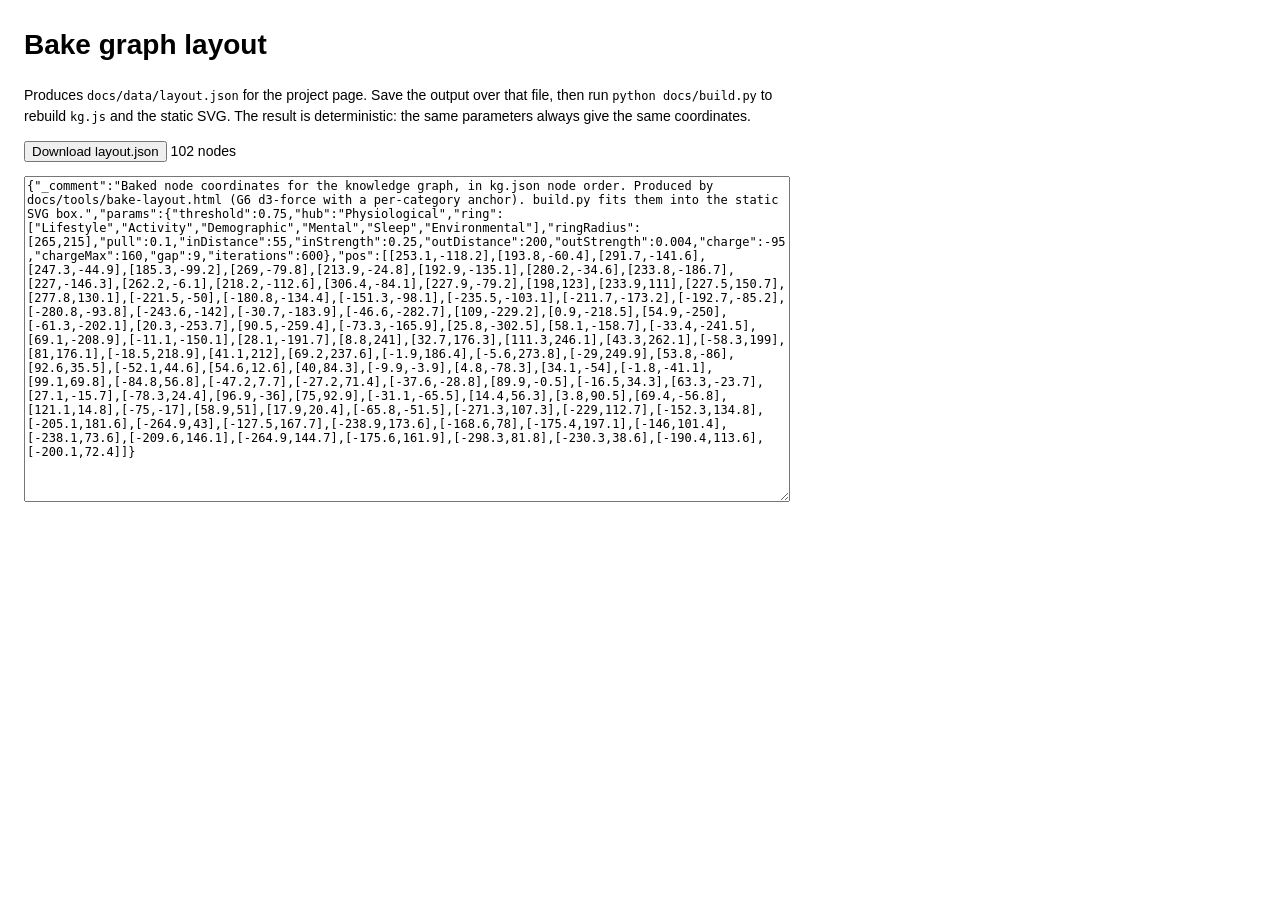
<file: docs/tools/bake-layout.html>
<!doctype html>
<html lang="en">
<head>
<meta charset="utf-8">
<meta name="viewport" content="width=device-width, initial-scale=1">
<title>Bake graph layout</title>
<style>
  body { font: 14px/1.5 ui-sans-serif, -apple-system, "Segoe UI", Roboto, sans-serif; margin: 24px; max-width: 760px; }
  textarea { width: 100%; height: 320px; font: 12px ui-monospace, Menlo, Consolas, monospace; }
  code { font: 12px ui-monospace, Menlo, Consolas, monospace; }
</style>
</head>
<body>
<h1>Bake graph layout</h1>
<p>Produces <code>docs/data/layout.json</code> for the project page. Save the output over that
file, then run <code>python docs/build.py</code> to rebuild <code>kg.js</code> and the static SVG.
The result is deterministic: the same parameters always give the same coordinates.</p>
<p><button id="download">Download layout.json</button> <span id="status"></span></p>
<textarea id="out" readonly></textarea>

<script src="../vendor/g6.min.js"></script>
<script src="../data/kg.js"></script>
<script>
(function () {
  "use strict";

  var TYPES = ["Physiological", "Sleep", "Activity", "Lifestyle",
               "Mental", "Environmental", "Demographic"];

  // Physiological links to every other category, so it sits in the middle;
  // the rest go round it in an order that keeps strongly linked pairs adjacent
  // (Activity-Demographic, Demographic-Mental, Mental-Sleep, ...).
  var PARAMS = {
    threshold: 0.75,             // edges the layout sees, as on the page
    hub: "Physiological",
    ring: ["Lifestyle", "Activity", "Demographic", "Mental", "Sleep", "Environmental"],
    ringRadius: [265, 215],      // x, y
    pull: 0.1,                   // towards the category's anchor
    inDistance: 55, inStrength: 0.25,      // links within a category
    outDistance: 200, outStrength: 0.004,  // links across categories barely pull
    charge: -95, chargeMax: 160,
    gap: 9,                      // clearance between node circles
    iterations: 600
  };

  function nodeSize(deg) { return 9 + Math.sqrt(deg) * 2.4; }  // as in app.js

  function anchors(p) {
    var a = {};
    a[p.hub] = [0, 0];
    p.ring.forEach(function (t, k) {
      var ang = -Math.PI / 2 + k * 2 * Math.PI / p.ring.length;
      a[t] = [p.ringRadius[0] * Math.cos(ang), p.ringRadius[1] * Math.sin(ang)];
    });
    return a;
  }

  function bake(data, p) {
    var type = data.nodes.map(function (n) {
      return TYPES.indexOf(n.type) >= 0 ? n.type : "Demographic";
    });
    var deg = data.nodes.map(function () { return 0; });
    var edges = [];
    data.edges.forEach(function (e, k) {
      if (e[2] < p.threshold) return;
      deg[e[0]]++; deg[e[1]]++;
      edges.push({ id: "e" + k, source: "n" + e[0], target: "n" + e[1],
                   data: { same: type[e[0]] === type[e[1]] } });
    });
    var nodes = data.nodes.map(function (n, i) {
      return { id: "n" + i, data: { cat: type[i], r: nodeSize(deg[i]) / 2 } };
    });
    var at = anchors(p);

    // G6's registered d3-force layout, driven directly: it only needs a graph
    // that can list its nodes and edges
    var D3Force = G6.getExtension("layout", "d3-force");
    var layout = new D3Force({
      link: {
        id: function (e) { return e.id; },
        distance: function (e) { return e.data.same ? p.inDistance : p.outDistance; },
        strength: function (e) { return e.data.same ? p.inStrength : p.outStrength; }
      },
      manyBody: { strength: p.charge, distanceMax: p.chargeMax },
      center: { x: 0, y: 0, strength: 0.05 },
      collide: { radius: function (d) { return d.r + p.gap; }, strength: 1, iterations: 2 },
      x: { x: function (d) { return at[d.cat][0]; }, strength: p.pull },
      y: { y: function (d) { return at[d.cat][1]; }, strength: p.pull }
    });
    layout.execute({
      getAllNodes: function () { return nodes; },
      getAllEdges: function () { return edges; },
      mergeNodeData: function () {}
    });
    layout.stop();
    var result = layout.tick(p.iterations);

    var byId = {};
    result.nodes.forEach(function (n) { byId[n.id] = [n.data.x, n.data.y]; });
    return data.nodes.map(function (n, i) {
      var q = byId["n" + i];
      return [Math.round(q[0] * 10) / 10, Math.round(q[1] * 10) / 10];
    });
  }

  var json = JSON.stringify({
    _comment: "Baked node coordinates for the knowledge graph, in kg.json node order. " +
              "Produced by docs/tools/bake-layout.html (G6 d3-force with a per-category " +
              "anchor). build.py fits them into the static SVG box.",
    params: PARAMS,
    pos: bake(window.__WAG_KG__, PARAMS)
  });

  document.getElementById("out").value = json;
  document.getElementById("status").textContent =
    window.__WAG_KG__.nodes.length + " nodes";
  document.getElementById("download").addEventListener("click", function () {
    var a = document.createElement("a");
    a.href = URL.createObjectURL(new Blob([json + "\n"], { type: "application/json" }));
    a.download = "layout.json";
    a.click();
  });
})();
</script>
</body>
</html>
</file>
<file: docs/style.css>
:root {
  --bg:        #ffffff;
  --surface:   #ffffff;
  --surface-2: #f5f5f5;
  --text:      #111111;
  --muted:     #555555;
  --faint:     #8a8a8a;
  --line:      #e6e6e6;
  --link:      #1a73e8;
  --pill:      #1f1f1f;
  --pill-text: #ffffff;

  --t-physiological: #cf4b5e;
  --t-sleep:         #5765d4;
  --t-activity:      #1f8f80;
  --t-lifestyle:     #d1892a;
  --t-mental:        #8b56bd;
  --t-environmental: #3d93c9;
  --t-demographic:   #6d7480;
}

@media (prefers-color-scheme: dark) {
  :root {
    --bg:        #121212;
    --surface:   #121212;
    --surface-2: #1e1e1e;
    --text:      #e8e8e8;
    --muted:     #a8a8a8;
    --faint:     #7a7a7a;
    --line:      #2c2c2c;
    --link:      #7cacf8;
    --pill:      #e8e8e8;
    --pill-text: #111111;

    --t-physiological: #e8697b;
    --t-sleep:         #808ded;
    --t-activity:      #35b7a5;
    --t-lifestyle:     #e8a745;
    --t-mental:        #ab78d8;
    --t-environmental: #5fb0e3;
    --t-demographic:   #8b93a0;
  }
}

* { box-sizing: border-box; }

html { -webkit-text-size-adjust: 100%; }

body {
  margin: 0;
  background: var(--bg);
  color: var(--text);
  font: 16px/1.6 -apple-system, BlinkMacSystemFont, "Segoe UI", Roboto, Arial, sans-serif;
}

a { color: var(--link); text-decoration: none; }
a:hover { text-decoration: underline; }

.container { max-width: 1000px; margin: 0 auto; padding: 36px 20px 56px; }

section { margin-top: 36px; }
h2 { font-size: 1.3rem; margin: 0 0 10px; }
p { margin: 12px 0; }

/* ---------- header ---------- */

.hero { text-align: center; }
.hero h1 { font-size: 2.1rem; line-height: 1.3; margin: 0 0 10px; }
.venue { font-size: 1.5rem; font-weight: 700; margin: 0 0 10px; }
.authors { font-size: 1.2rem; font-weight: 600; margin: 0 0 4px; }
.authors a, .authors span { color: var(--text); }
.authors sup, .affil sup { font-weight: 400; font-size: .65em; }
.affil { color: var(--muted); font-size: 1.05rem; margin: 0 0 18px; }

.linkrow { display: flex; flex-wrap: wrap; justify-content: center; gap: 12px; }
.pill {
  display: inline-flex;
  align-items: center;
  gap: 8px;
  padding: 9px 18px;
  border-radius: 999px;
  background: var(--pill);
  color: var(--pill-text);
  font-size: .98rem;
  font-weight: 600;
}
.pill:hover { text-decoration: none; opacity: .85; }
.pill.disabled { opacity: .45; cursor: default; }
.pill svg {
  width: 17px; height: 17px; flex: none;
  fill: none; stroke: currentColor; stroke-width: 1.8;
  stroke-linecap: round; stroke-linejoin: round;
}
.pill svg.solid { fill: currentColor; stroke: none; }

/* ---------- figure ---------- */

.figure {
  display: block;
  width: 100%;
  margin-top: 10px;
  border: 1px solid var(--line);
  border-radius: 12px;
  background: #fff;
  padding: 8px;
}
.caption {
  color: var(--muted);
  font-size: .92rem;
  text-align: center;
  max-width: 820px;
  margin: 10px auto 0;
}

/* ---------- graph explorer ---------- */

.toolbar {
  display: flex;
  flex-wrap: wrap;
  align-items: center;
  gap: 10px 18px;
  margin-top: 16px;
  font-size: .9rem;
}
#search {
  width: 220px;
  padding: 6px 10px;
  border: 1px solid var(--line);
  border-radius: 8px;
  background: var(--surface);
  color: var(--text);
  font: inherit;
}
#search:focus { outline: 2px solid var(--link); outline-offset: -1px; }

.range { display: inline-flex; align-items: center; gap: 8px; color: var(--muted); white-space: nowrap; }
#threshold { width: 140px; accent-color: var(--link); }
#threshold-val { font-variant-numeric: tabular-nums; color: var(--text); }
.hint { color: var(--faint); font-variant-numeric: tabular-nums; }

.toggles { display: inline-flex; align-items: center; gap: 14px; margin-left: auto; }
.check { display: inline-flex; align-items: center; gap: 5px; color: var(--muted); cursor: pointer; }
.check input { accent-color: var(--link); }
.mini {
  font: inherit;
  padding: 4px 10px;
  border: 1px solid var(--line);
  border-radius: 7px;
  background: var(--surface);
  color: var(--muted);
  cursor: pointer;
}
.mini:hover { color: var(--text); border-color: var(--faint); }

.chips { display: flex; flex-wrap: wrap; gap: 6px; margin: 10px 0 12px; }
.chip {
  display: inline-flex;
  align-items: center;
  gap: 5px;
  font: inherit;
  font-size: .8rem;
  padding: 2px 9px 2px 7px;
  border: 1px solid var(--line);
  border-radius: 999px;
  background: var(--surface);
  cursor: pointer;
  user-select: none;
}
.chip .dot { width: 8px; height: 8px; border-radius: 50%; background: currentColor; }
.chip .n { opacity: .6; }
.chip.on { border-color: currentColor; }
.chip.off { opacity: .4; color: var(--muted); }

/* category colours — used by chips, nodes, panel accents */
.t-physiological { color: var(--t-physiological); }
.t-sleep         { color: var(--t-sleep); }
.t-activity      { color: var(--t-activity); }
.t-lifestyle     { color: var(--t-lifestyle); }
.t-mental        { color: var(--t-mental); }
.t-environmental { color: var(--t-environmental); }
.t-demographic   { color: var(--t-demographic); }

.explorer {
  display: grid;
  grid-template-columns: minmax(0, 1fr) 290px;
  gap: 14px;
  align-items: start;
}

.canvas-wrap {
  position: relative;
  height: 600px;
  border: 1px solid var(--line);
  border-radius: 12px;
  background: var(--surface);
  overflow: hidden;
}
#graph { display: block; width: 100%; height: 100%; }

/* static fallback drawn by build.py */
.links line { stroke-linecap: round; vector-effect: non-scaling-stroke; }
.nodes circle { fill: currentColor; }
.labels {
  font: 500 11px -apple-system, BlinkMacSystemFont, "Segoe UI", Roboto, Arial, sans-serif;
  fill: var(--text);
  stroke: var(--surface);
  stroke-width: 3px;
  paint-order: stroke;
  text-anchor: middle;
  dominant-baseline: hanging;
  pointer-events: none;
}

/* G6 draws into this, layered over the static SVG until it has rendered */
#graph-mount {
  position: absolute;
  inset: 0;
  opacity: 0;
  transition: opacity .2s;
}
#graph-mount.ready { opacity: 1; }
#graph-mount canvas { display: block; }

/* only meaningful once G6 is live, and only with a mouse or trackpad */
.zoom-hint {
  display: none;
  position: absolute;
  right: 10px;
  bottom: 8px;
  font-size: .72rem;
  color: var(--faint);
  pointer-events: none;
}
@media (hover: hover) {
  #graph-mount.ready ~ .zoom-hint { display: block; }
}

/* G6's tooltip plugin renders its own div.tooltip with inline styles (and a
   "Roboto-Regular" font most machines lack); give it the page's look */
#graph-mount .tooltip {
  max-width: 260px !important;
  padding: 7px 10px !important;
  border: 1px solid var(--line) !important;
  border-radius: 8px !important;
  background: var(--surface) !important;
  color: var(--text) !important;
  font: 400 .78rem/1.5 -apple-system, BlinkMacSystemFont, "Segoe UI", Roboto, Arial, sans-serif !important;
  box-shadow: 0 4px 14px rgba(0, 0, 0, .12) !important;
}
#graph-mount .tooltip b { font-weight: 600; }
#graph-mount .tooltip .tt-type { color: var(--muted); }

/* only shown when the interactive graph cannot start; never covers the graph */
.loading.badge {
  position: absolute;
  left: 10px; bottom: 10px; right: 10px;
  padding: 6px 10px;
  border: 1px solid var(--line);
  border-radius: 7px;
  background: var(--surface);
  color: var(--muted);
  font-size: .78rem;
  z-index: 3;
}

.panel {
  height: 600px;
  overflow-y: auto;
  border: 1px solid var(--line);
  border-radius: 12px;
  padding: 16px;
  font-size: .88rem;
}
.panel-empty { color: var(--muted); }
.panel-empty p { margin: 0; }

.panel h4 { margin: 0 0 2px; font-size: 1.02rem; line-height: 1.3; }
.panel .kind {
  display: inline-flex; align-items: center; gap: 6px;
  font-size: .8rem; font-weight: 600;
  margin-bottom: 10px;
}
.panel .kind .dot { width: 8px; height: 8px; border-radius: 50%; background: currentColor; }
.panel dl { margin: 0; }
.panel dt { font-size: .8rem; font-weight: 600; color: var(--muted); margin-top: 12px; }
.panel dd { margin: 2px 0 0; color: var(--muted); line-height: 1.5; font-size: .84rem; }
.panel dd.body { color: var(--text); }

.tags { display: flex; flex-wrap: wrap; gap: 5px; margin-top: 4px; }
.tag {
  font-size: .72rem; padding: 1px 8px; border-radius: 999px;
  background: var(--surface-2); color: var(--muted);
}

.neighbors { list-style: none; margin: 6px 0 0; padding: 0; }
.neighbors li { margin: 0; border-top: 1px solid var(--line); }
.neighbors li:first-child { border-top: none; }
.nb {
  width: 100%; text-align: left; background: none; border: 0;
  font: inherit; color: var(--text); cursor: pointer;
  padding: 7px 0; display: grid; gap: 4px;
}
.nb:hover .nb-name { color: var(--link); }
.nb-top { display: flex; align-items: baseline; justify-content: space-between; gap: 8px; }
.nb-name { font-size: .85rem; }
.nb-w { font-size: .76rem; color: var(--faint); font-variant-numeric: tabular-nums; }
.bar { height: 3px; border-radius: 2px; background: var(--surface-2); overflow: hidden; }
.bar i { display: block; height: 100%; background: currentColor; }
.nb-desc { font-size: .79rem; color: var(--muted); line-height: 1.5; padding: 0 0 8px; margin: 0; }

/* ---------- dataset coverage ---------- */

.coverage {
  display: grid;
  grid-template-columns: repeat(2, minmax(0, 1fr));
  gap: 0 28px;
  align-items: start;
  margin-top: 14px;
}
.coverage table {
  width: 100%;
  border-collapse: collapse;
  font-size: .84rem;
  line-height: 1.3;
}
.coverage th, .coverage td { padding: 3px 6px; border-bottom: 1px solid var(--line); }
.coverage thead th {
  padding: 3px 4px;
  font-size: .76rem;
  font-weight: 600;
  text-align: center;
  border-top: 1.5px solid var(--text);
  border-bottom: 1px solid var(--text);
  white-space: nowrap;
}
.coverage thead th:first-child, .coverage td:first-child { text-align: left; padding-left: 0; }
.coverage td { text-align: center; }
.coverage thead th + th { width: 64px; }
.coverage td.yes { color: var(--text); font-weight: 600; }
.coverage tr.group th {
  text-align: left;
  font-size: .8rem;
  font-weight: 600;
  padding: 10px 0 3px;
}
.coverage tr.group th .dot {
  display: inline-block;
  width: 8px; height: 8px;
  margin-right: 6px;
  border-radius: 50%;
  background: currentColor;
}
.coverage tbody tr:last-child td { border-bottom: 1.5px solid var(--text); }

/* ---------- resources ---------- */

.cards { display: grid; grid-template-columns: repeat(auto-fit, minmax(230px, 1fr)); gap: 12px; margin: 12px 0; }
.card {
  display: block;
  padding: 16px;
  border: 1px solid var(--line);
  border-radius: 12px;
  background: var(--surface);
  color: var(--text);
  transition: border-color .15s, transform .15s;
}
.card:hover { text-decoration: none; border-color: var(--link); transform: translateY(-2px); }
.card h4 { margin: 0 0 6px; font-size: .95rem; }
.card p { margin: 0; font-size: .83rem; color: var(--muted); line-height: 1.55; }
.note { color: var(--muted); font-size: .9rem; }

/* ---------- citation ---------- */

.bibtex { position: relative; }
.bibtex pre {
  margin: 0;
  padding: 14px 16px;
  border-radius: 12px;
  background: var(--surface-2);
  overflow-x: auto;
}
.bibtex code { font: .85rem/1.6 ui-monospace, SFMono-Regular, Menlo, Consolas, monospace; }
.copy {
  position: absolute; top: 10px; right: 10px;
  font: inherit; font-size: .78rem;
  padding: 3px 10px;
  border: 1px solid var(--line);
  border-radius: 7px;
  background: var(--surface);
  color: var(--muted);
  cursor: pointer;
}
.copy:hover { color: var(--text); border-color: var(--faint); }

/* ---------- footer ---------- */

.footer {
  margin-top: 44px;
  text-align: center;
  color: var(--faint);
  font-size: .88rem;
}
.footer p { margin: 4px 0; }

/* ---------- responsive ---------- */

@media (max-width: 860px) {
  .explorer { grid-template-columns: 1fr; }
  .coverage { grid-template-columns: 1fr; }
  .coverage table + table thead { display: none; }
  .panel { height: auto; max-height: 420px; }
  .toggles { margin-left: 0; }
}
@media (max-width: 600px) {
  .container { padding: 24px 16px 40px; }
  .hero h1 { font-size: 1.55rem; }
  .venue { font-size: 1.2rem; }
  .authors { font-size: 1.05rem; }
  .affil { font-size: .95rem; }
  #search, .range { width: 100%; }
  .coverage thead th + th { width: 50px; font-size: .7rem; white-space: normal; }
  #threshold { flex: 1; width: auto; min-width: 0; }
  .canvas-wrap { height: 440px; }
}
</file>
